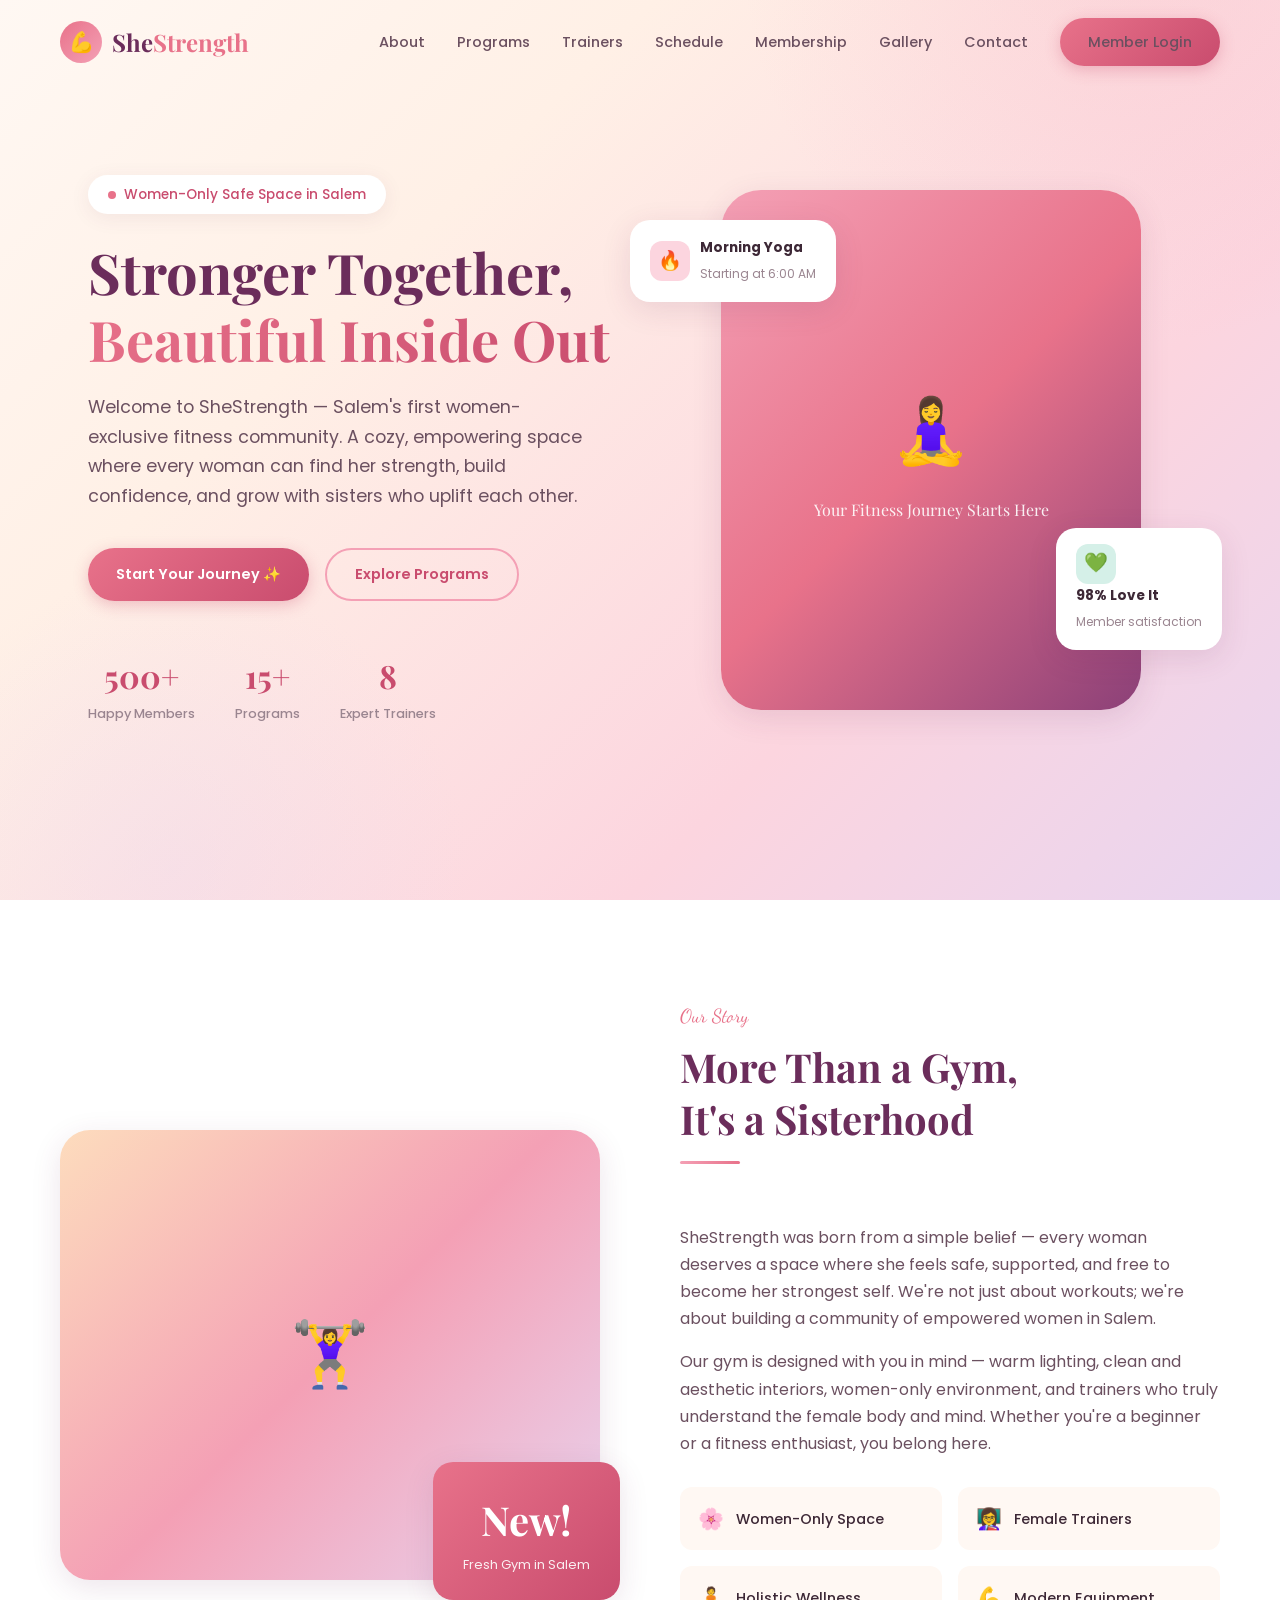
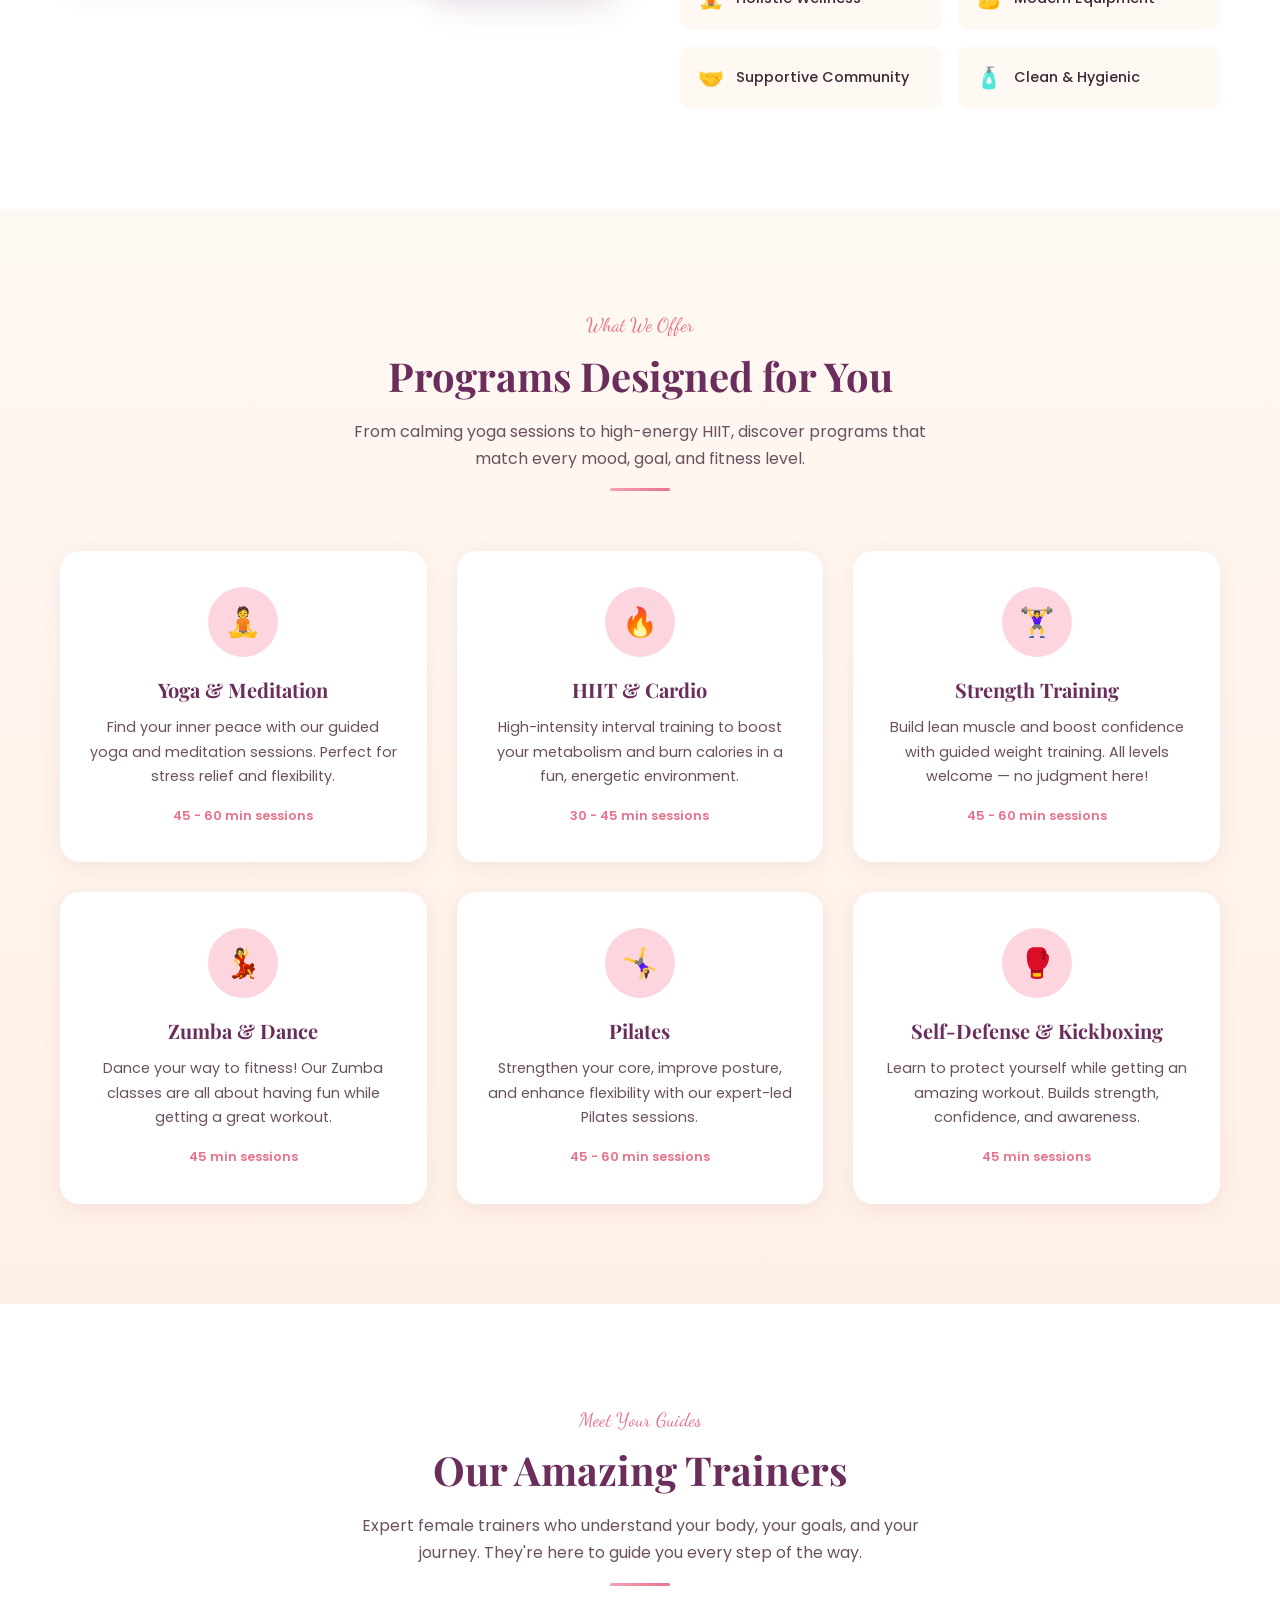
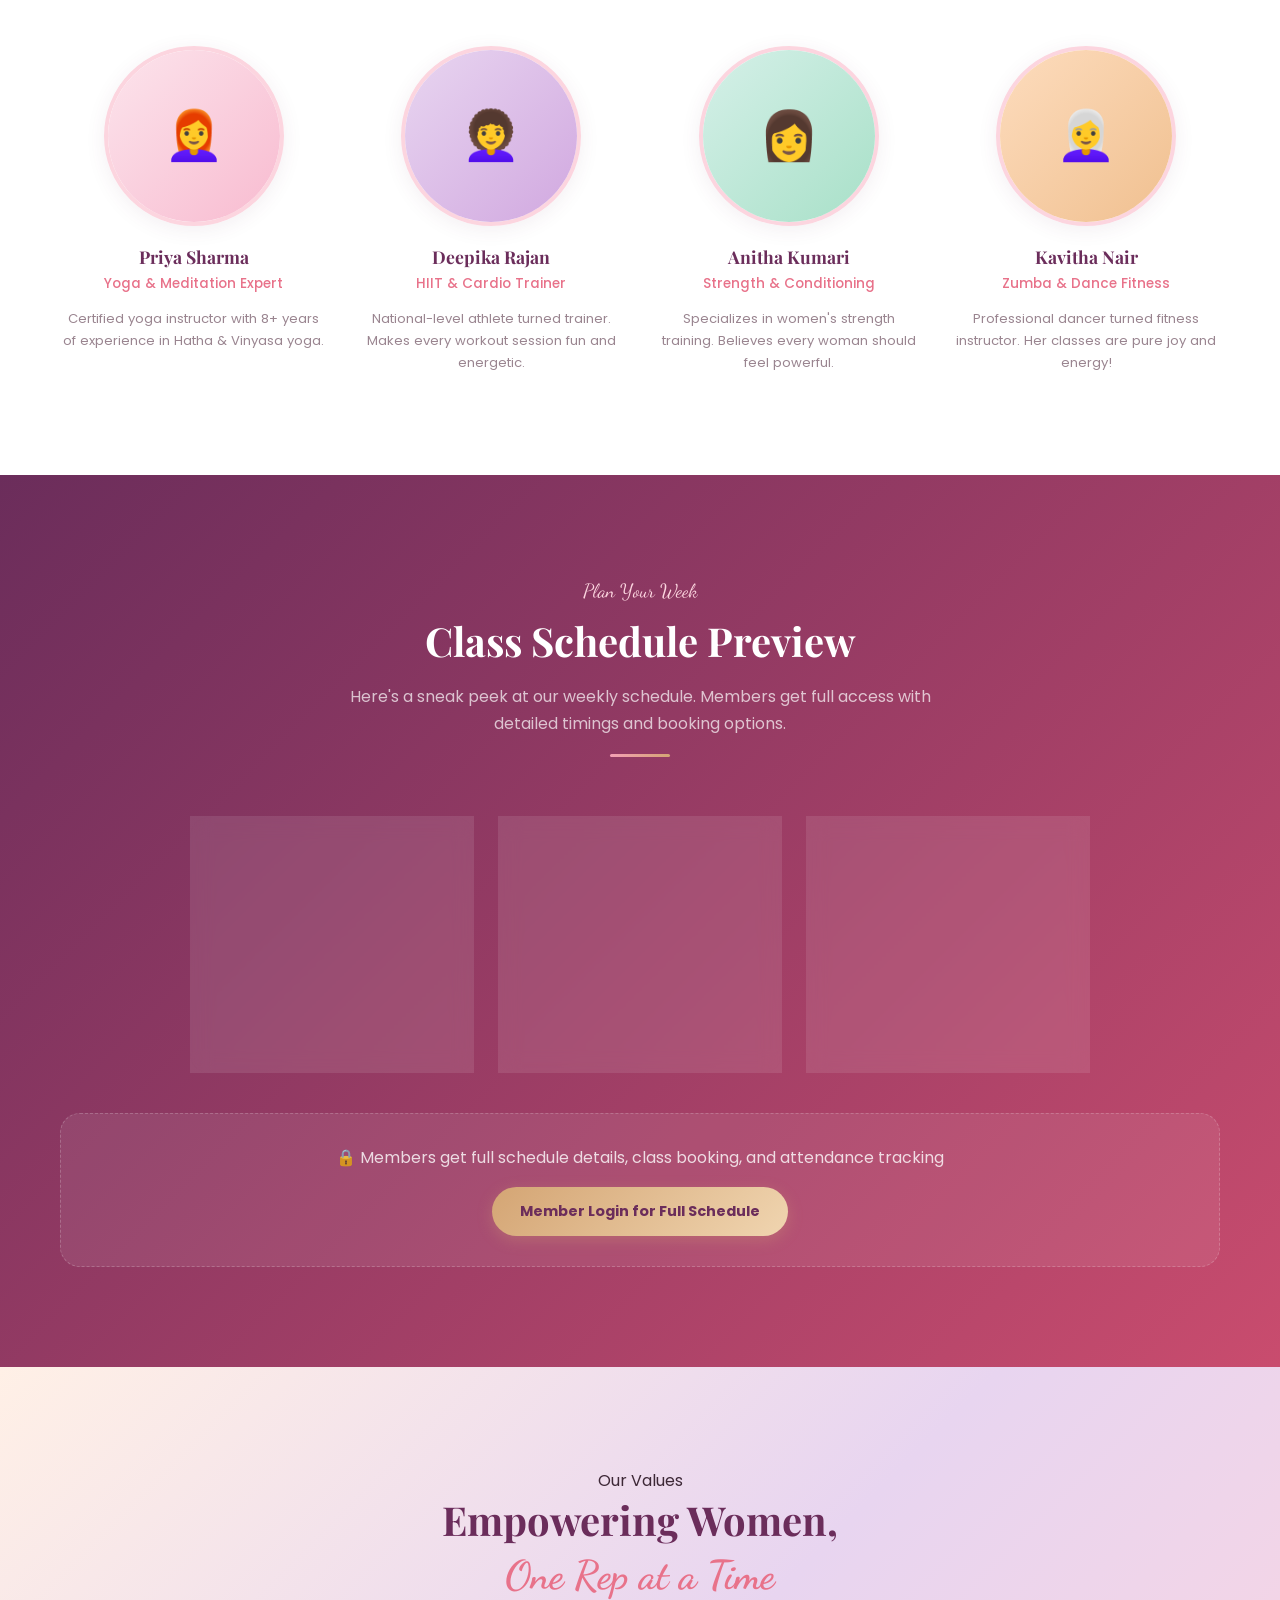
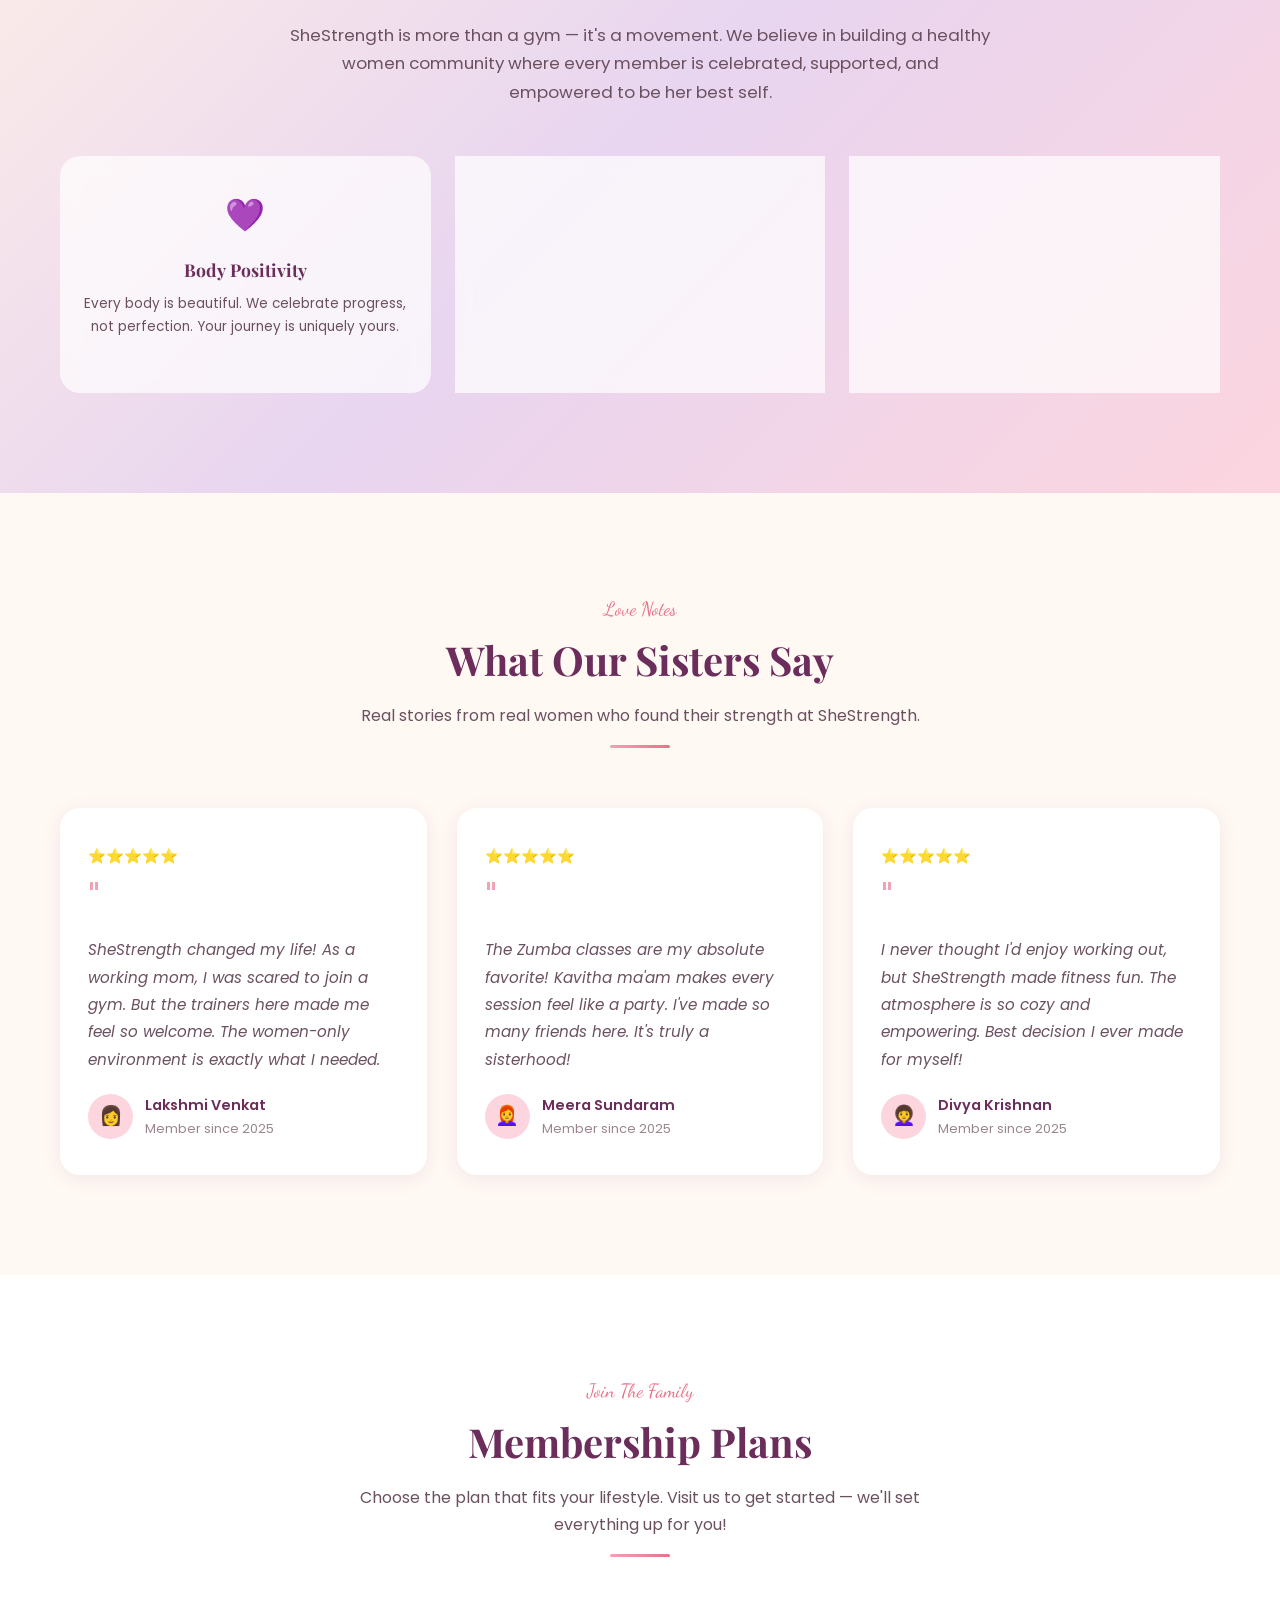
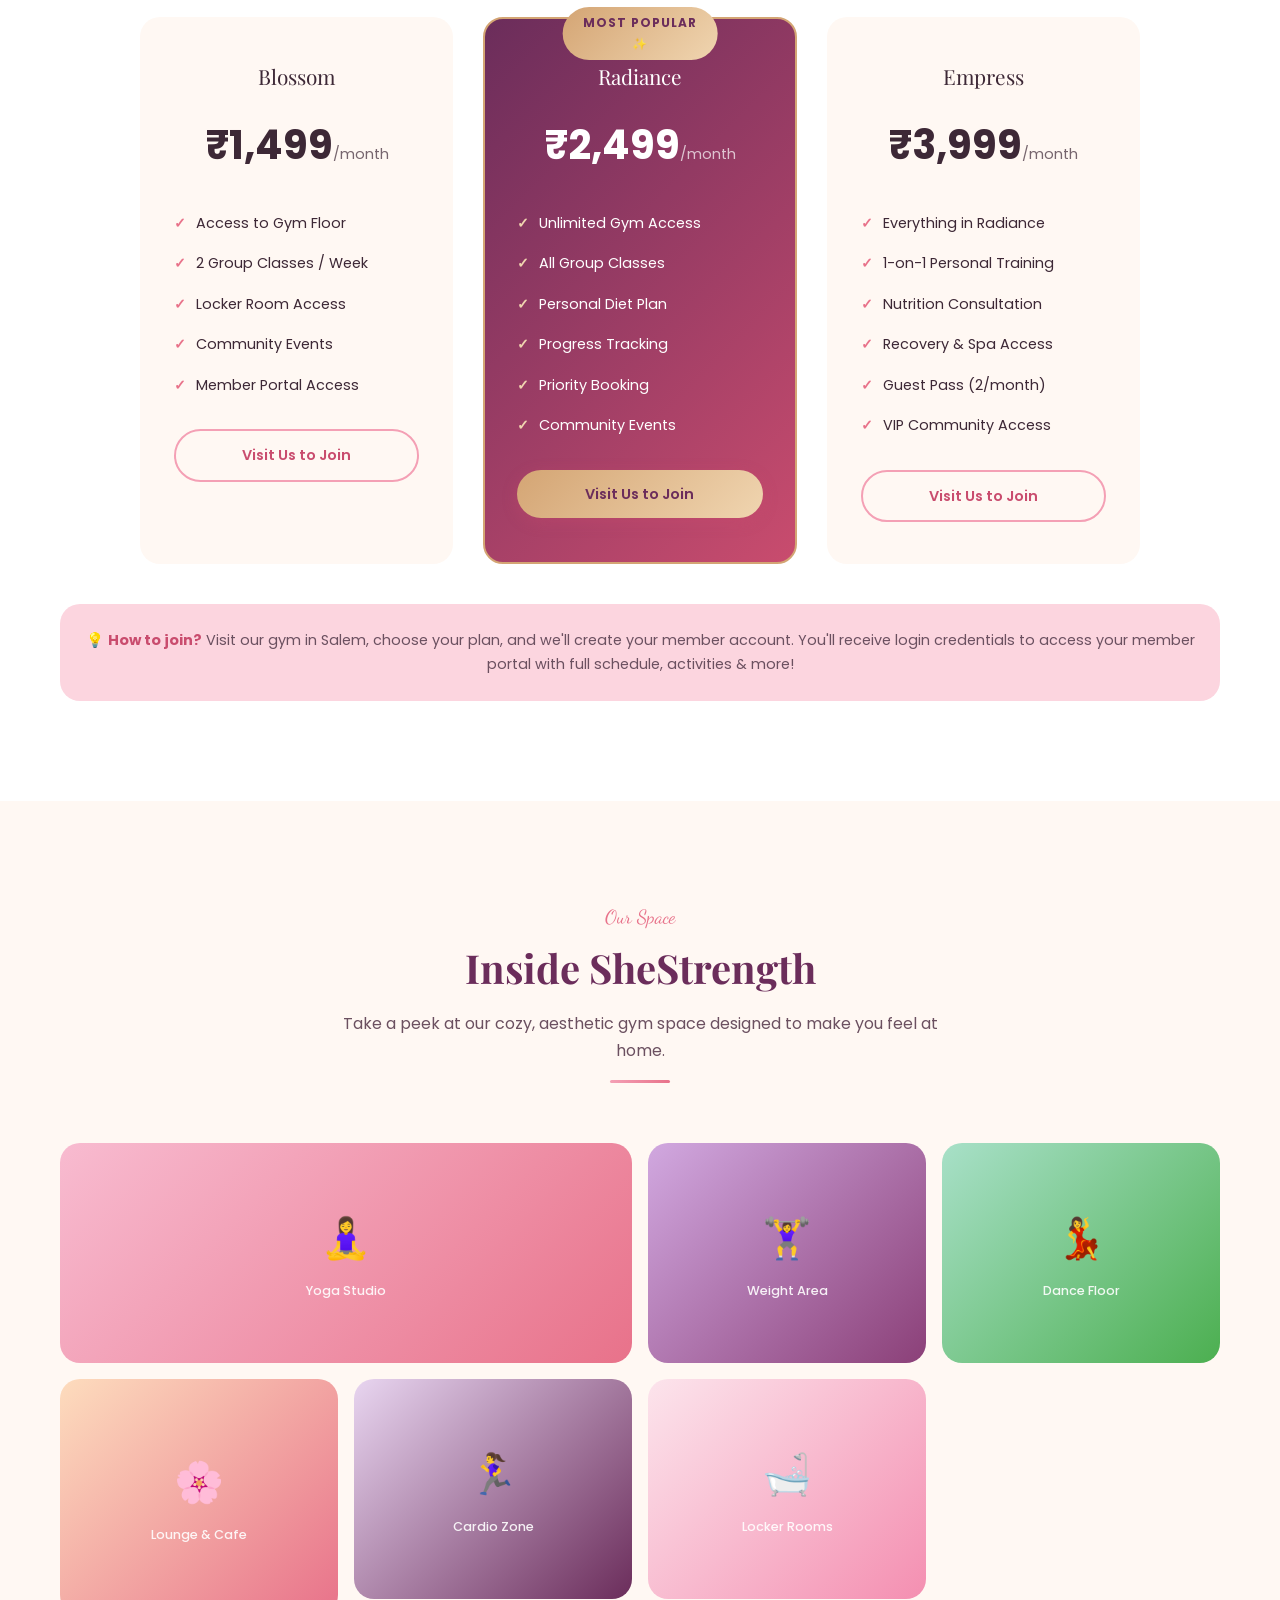
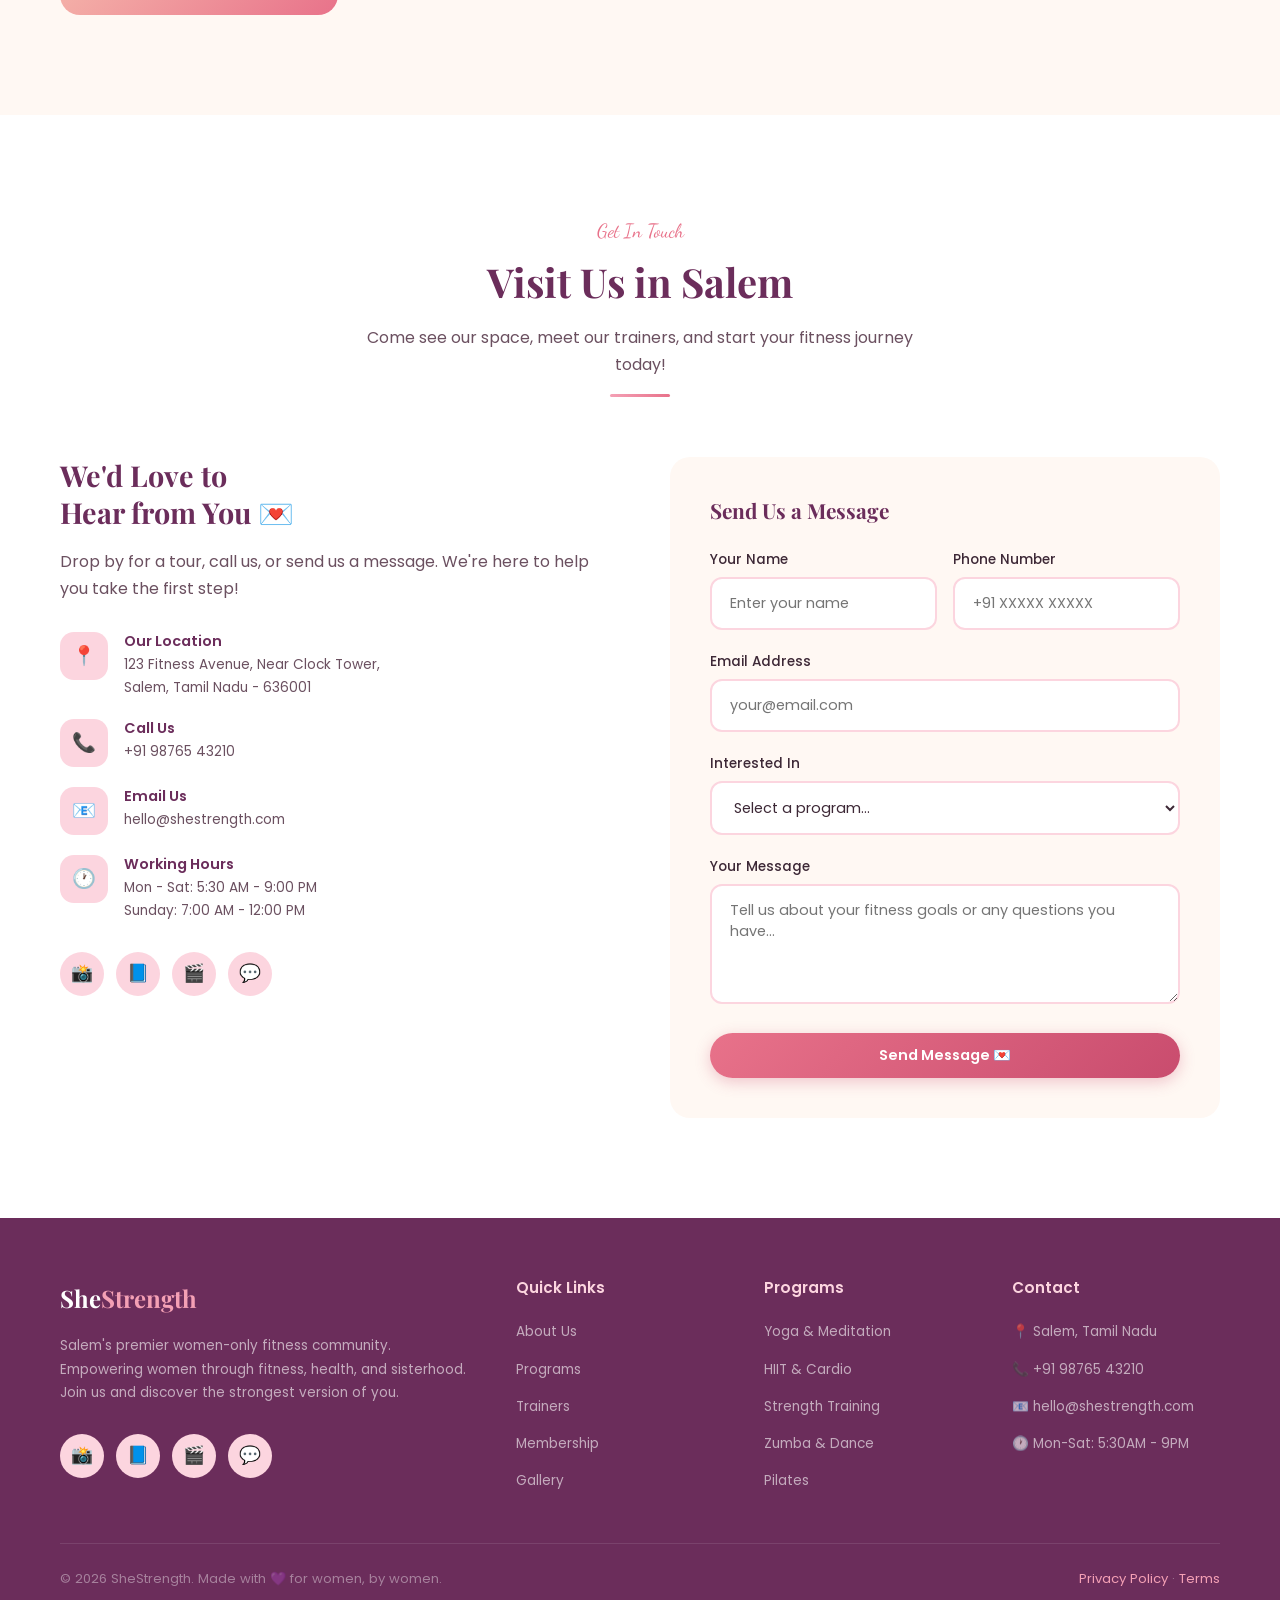
<file: index.html>
<!DOCTYPE html>
<html lang="en">
<head>
  <meta charset="UTF-8">
  <meta name="viewport" content="width=device-width, initial-scale=1.0">
  <title>SheStrength — Women's Fitness Community | Salem</title>
  <meta name="description" content="Salem's premier women-only gym &amp; wellness community. Empowering women through fitness, health, and sisterhood.">
  <link rel="stylesheet" href="css/style.css">
  <link rel="icon" href="data:image/svg+xml,<svg xmlns='http://www.w3.org/2000/svg' viewBox='0 0 100 100'><text y='.9em' font-size='90'>💪</text></svg>">
</head>
<body>

  <!-- ========== NAVIGATION ========== -->
  <nav class="navbar" id="navbar">
    <div class="nav-container">
      <a href="#" class="nav-logo">
        <div class="logo-icon">💪</div>
        <div class="logo-text">She<span>Strength</span></div>
      </a>
      <div class="nav-links" id="navLinks">
        <a href="#about">About</a>
        <a href="#programs">Programs</a>
        <a href="#trainers">Trainers</a>
        <a href="#schedule">Schedule</a>
        <a href="#membership">Membership</a>
        <a href="#gallery">Gallery</a>
        <a href="#contact">Contact</a>
        <a href="login.html" class="btn btn-primary">Member Login</a>
      </div>
      <div class="hamburger" id="hamburger" role="button" tabindex="0" aria-label="Toggle menu">
        <span></span>
        <span></span>
        <span></span>
      </div>
    </div>
  </nav>

  <!-- ========== HERO SECTION ========== -->
  <section class="hero" id="hero">
    <div class="hero-content">
      <div class="hero-text">
        <div class="hero-badge">
          <div class="dot"></div>
          Women-Only Safe Space in Salem
        </div>
        <h1>
          Stronger Together,<br>
          <span class="highlight">Beautiful Inside Out</span>
        </h1>
        <p>
          Welcome to SheStrength — Salem's first women-exclusive fitness community. 
          A cozy, empowering space where every woman can find her strength, 
          build confidence, and grow with sisters who uplift each other.
        </p>
        <div class="hero-buttons">
          <a href="#membership" class="btn btn-primary">Start Your Journey ✨</a>
          <a href="#programs" class="btn btn-outline">Explore Programs</a>
        </div>
        <div class="hero-stats">
          <div class="stat-item">
            <div class="number">500+</div>
            <div class="label">Happy Members</div>
          </div>
          <div class="stat-item">
            <div class="number">15+</div>
            <div class="label">Programs</div>
          </div>
          <div class="stat-item">
            <div class="number">8</div>
            <div class="label">Expert Trainers</div>
          </div>
        </div>
      </div>
      <div class="hero-visual">
        <div class="hero-image-wrapper">
          <div class="hero-image-placeholder">
            🧘‍♀️
            <span>Your Fitness Journey Starts Here</span>
          </div>
        </div>
        <div class="floating-card card-1">
          <div class="card-icon pink">🔥</div>
          <div class="card-info">
            <strong>Morning Yoga</strong>
            <small>Starting at 6:00 AM</small>
          </div>
        </div>
        <div class="floating-card card-2">
          <div class="card-icon mint">💚</div>
          <div class="card-info">
            <strong>98% Love It</strong>
            <small>Member satisfaction</small>
          </div>
        </div>
      </div>
    </div>
  </section>

  <!-- ========== ABOUT SECTION ========== -->
  <section class="section about" id="about">
    <div class="container">
      <div class="about-grid">
        <div class="about-image reveal-left">
          <div class="about-image-main">
            <div class="placeholder">🏋️‍♀️</div>
          </div>
          <div class="about-experience">
            <div class="years">New!</div>
            <div class="text">Fresh Gym in Salem</div>
          </div>
        </div>
        <div class="about-content reveal-right">
          <div class="section-header" style="text-align: left;">
            <div class="tag">Our Story</div>
            <h2>More Than a Gym,<br>It's a Sisterhood</h2>
            <div class="section-divider" style="margin-left: 0;"></div>
          </div>
          <p>
            SheStrength was born from a simple belief — every woman deserves a space 
            where she feels safe, supported, and free to become her strongest self. 
            We're not just about workouts; we're about building a community of 
            empowered women in Salem.
          </p>
          <p>
            Our gym is designed with you in mind — warm lighting, clean and aesthetic 
            interiors, women-only environment, and trainers who truly understand the 
            female body and mind. Whether you're a beginner or a fitness enthusiast, 
            you belong here.
          </p>
          <div class="about-features">
            <div class="about-feature">
              <span class="icon">🌸</span>
              <span>Women-Only Space</span>
            </div>
            <div class="about-feature">
              <span class="icon">👩‍🏫</span>
              <span>Female Trainers</span>
            </div>
            <div class="about-feature">
              <span class="icon">🧘</span>
              <span>Holistic Wellness</span>
            </div>
            <div class="about-feature">
              <span class="icon">💪</span>
              <span>Modern Equipment</span>
            </div>
            <div class="about-feature">
              <span class="icon">🤝</span>
              <span>Supportive Community</span>
            </div>
            <div class="about-feature">
              <span class="icon">🧴</span>
              <span>Clean & Hygienic</span>
            </div>
          </div>
        </div>
      </div>
    </div>
  </section>

  <!-- ========== PROGRAMS SECTION ========== -->
  <section class="section programs" id="programs">
    <div class="container">
      <div class="section-header reveal">
        <div class="tag">What We Offer</div>
        <h2>Programs Designed for You</h2>
        <p>From calming yoga sessions to high-energy HIIT, discover programs that match every mood, goal, and fitness level.</p>
        <div class="section-divider"></div>
      </div>

      <div class="programs-grid">
        <div class="program-card reveal">
          <div class="program-icon">🧘</div>
          <h3>Yoga & Meditation</h3>
          <p>Find your inner peace with our guided yoga and meditation sessions. Perfect for stress relief and flexibility.</p>
          <div class="duration">45 - 60 min sessions</div>
        </div>

        <div class="program-card reveal">
          <div class="program-icon">🔥</div>
          <h3>HIIT & Cardio</h3>
          <p>High-intensity interval training to boost your metabolism and burn calories in a fun, energetic environment.</p>
          <div class="duration">30 - 45 min sessions</div>
        </div>

        <div class="program-card reveal">
          <div class="program-icon">🏋️‍♀️</div>
          <h3>Strength Training</h3>
          <p>Build lean muscle and boost confidence with guided weight training. All levels welcome — no judgment here!</p>
          <div class="duration">45 - 60 min sessions</div>
        </div>

        <div class="program-card reveal">
          <div class="program-icon">💃</div>
          <h3>Zumba & Dance</h3>
          <p>Dance your way to fitness! Our Zumba classes are all about having fun while getting a great workout.</p>
          <div class="duration">45 min sessions</div>
        </div>

        <div class="program-card reveal">
          <div class="program-icon">🤸‍♀️</div>
          <h3>Pilates</h3>
          <p>Strengthen your core, improve posture, and enhance flexibility with our expert-led Pilates sessions.</p>
          <div class="duration">45 - 60 min sessions</div>
        </div>

        <div class="program-card reveal">
          <div class="program-icon">🥊</div>
          <h3>Self-Defense & Kickboxing</h3>
          <p>Learn to protect yourself while getting an amazing workout. Builds strength, confidence, and awareness.</p>
          <div class="duration">45 min sessions</div>
        </div>
      </div>
    </div>
  </section>

  <!-- ========== TRAINERS SECTION ========== -->
  <section class="section trainers" id="trainers">
    <div class="container">
      <div class="section-header reveal">
        <div class="tag">Meet Your Guides</div>
        <h2>Our Amazing Trainers</h2>
        <p>Expert female trainers who understand your body, your goals, and your journey. They're here to guide you every step of the way.</p>
        <div class="section-divider"></div>
      </div>

      <div class="trainers-grid">
        <div class="trainer-card reveal">
          <div class="trainer-avatar">
            <div class="placeholder t1">👩‍🦰</div>
          </div>
          <h3>Priya Sharma</h3>
          <div class="role">Yoga & Meditation Expert</div>
          <div class="bio">Certified yoga instructor with 8+ years of experience in Hatha & Vinyasa yoga.</div>
        </div>

        <div class="trainer-card reveal">
          <div class="trainer-avatar">
            <div class="placeholder t2">👩‍🦱</div>
          </div>
          <h3>Deepika Rajan</h3>
          <div class="role">HIIT & Cardio Trainer</div>
          <div class="bio">National-level athlete turned trainer. Makes every workout session fun and energetic.</div>
        </div>

        <div class="trainer-card reveal">
          <div class="trainer-avatar">
            <div class="placeholder t3">👩</div>
          </div>
          <h3>Anitha Kumari</h3>
          <div class="role">Strength & Conditioning</div>
          <div class="bio">Specializes in women's strength training. Believes every woman should feel powerful.</div>
        </div>

        <div class="trainer-card reveal">
          <div class="trainer-avatar">
            <div class="placeholder t4">👩‍🦳</div>
          </div>
          <h3>Kavitha Nair</h3>
          <div class="role">Zumba & Dance Fitness</div>
          <div class="bio">Professional dancer turned fitness instructor. Her classes are pure joy and energy!</div>
        </div>
      </div>
    </div>
  </section>

  <!-- ========== SCHEDULE PREVIEW ========== -->
  <section class="section schedule" id="schedule">
    <div class="container">
      <div class="section-header reveal">
        <div class="tag">Plan Your Week</div>
        <h2>Class Schedule Preview</h2>
        <p>Here's a sneak peek at our weekly schedule. Members get full access with detailed timings and booking options.</p>
        <div class="section-divider"></div>
      </div>

      <div class="schedule-preview reveal">
        <div class="schedule-day">
          <h4>🌅 Mon - Wed</h4>
          <div class="schedule-item">
            <span>Morning Yoga</span>
            <span class="time">6:00 AM</span>
          </div>
          <div class="schedule-item">
            <span>HIIT Blast</span>
            <span class="time">7:30 AM</span>
          </div>
          <div class="schedule-item">
            <span>Strength Hour</span>
            <span class="time">10:00 AM</span>
          </div>
          <div class="schedule-item">
            <span>Zumba Party</span>
            <span class="time">5:00 PM</span>
          </div>
        </div>

        <div class="schedule-day">
          <h4>☀️ Thu - Fri</h4>
          <div class="schedule-item">
            <span>Power Yoga</span>
            <span class="time">6:00 AM</span>
          </div>
          <div class="schedule-item">
            <span>Pilates Core</span>
            <span class="time">8:00 AM</span>
          </div>
          <div class="schedule-item">
            <span>Cardio Dance</span>
            <span class="time">11:00 AM</span>
          </div>
          <div class="schedule-item">
            <span>Self-Defense</span>
            <span class="time">5:30 PM</span>
          </div>
        </div>

        <div class="schedule-day">
          <h4>🌸 Saturday</h4>
          <div class="schedule-item">
            <span>Sunrise Yoga</span>
            <span class="time">6:30 AM</span>
          </div>
          <div class="schedule-item">
            <span>Full Body HIIT</span>
            <span class="time">8:00 AM</span>
          </div>
          <div class="schedule-item">
            <span>Dance Fitness</span>
            <span class="time">10:00 AM</span>
          </div>
          <div class="schedule-item">
            <span>Open Gym</span>
            <span class="time">All Day</span>
          </div>
        </div>
      </div>

      <div class="schedule-login-prompt reveal">
        <p>🔒 Members get full schedule details, class booking, and attendance tracking</p>
        <a href="login.html" class="btn btn-golden">Member Login for Full Schedule</a>
      </div>
    </div>
  </section>

  <!-- ========== COMMUNITY / EMPOWERMENT ========== -->
  <section class="section community" id="community">
    <div class="container">
      <div class="community-content reveal">
        <div class="tag">Our Values</div>
        <h2>Empowering Women,<br><span class="script-text">One Rep at a Time</span></h2>
        <p>
          SheStrength is more than a gym — it's a movement. We believe in building a 
          healthy women community where every member is celebrated, supported, and 
          empowered to be her best self.
        </p>
      </div>

      <div class="community-values">
        <div class="value-card reveal">
          <div class="icon">💜</div>
          <h3>Body Positivity</h3>
          <p>Every body is beautiful. We celebrate progress, not perfection. Your journey is uniquely yours.</p>
        </div>
        <div class="value-card reveal">
          <div class="icon">🤝</div>
          <h3>Sisterhood</h3>
          <p>Build friendships that last a lifetime. Our community supports you in fitness and in life.</p>
        </div>
        <div class="value-card reveal">
          <div class="icon">🌟</div>
          <h3>Self-Empowerment</h3>
          <p>Discover your inner strength. Every workout is a step toward becoming the strongest version of you.</p>
        </div>
      </div>
    </div>
  </section>

  <!-- ========== TESTIMONIALS ========== -->
  <section class="section testimonials" id="testimonials">
    <div class="container">
      <div class="section-header reveal">
        <div class="tag">Love Notes</div>
        <h2>What Our Sisters Say</h2>
        <p>Real stories from real women who found their strength at SheStrength.</p>
        <div class="section-divider"></div>
      </div>

      <div class="testimonials-grid">
        <div class="testimonial-card reveal">
          <div class="stars">⭐⭐⭐⭐⭐</div>
          <div class="quote-icon">"</div>
          <p>SheStrength changed my life! As a working mom, I was scared to join a gym. But the trainers here made me feel so welcome. The women-only environment is exactly what I needed.</p>
          <div class="testimonial-author">
            <div class="avatar">👩</div>
            <div>
              <div class="name">Lakshmi Venkat</div>
              <div class="membership">Member since 2025</div>
            </div>
          </div>
        </div>

        <div class="testimonial-card reveal">
          <div class="stars">⭐⭐⭐⭐⭐</div>
          <div class="quote-icon">"</div>
          <p>The Zumba classes are my absolute favorite! Kavitha ma'am makes every session feel like a party. I've made so many friends here. It's truly a sisterhood!</p>
          <div class="testimonial-author">
            <div class="avatar">👩‍🦰</div>
            <div>
              <div class="name">Meera Sundaram</div>
              <div class="membership">Member since 2025</div>
            </div>
          </div>
        </div>

        <div class="testimonial-card reveal">
          <div class="stars">⭐⭐⭐⭐⭐</div>
          <div class="quote-icon">"</div>
          <p>I never thought I'd enjoy working out, but SheStrength made fitness fun. The atmosphere is so cozy and empowering. Best decision I ever made for myself!</p>
          <div class="testimonial-author">
            <div class="avatar">👩‍🦱</div>
            <div>
              <div class="name">Divya Krishnan</div>
              <div class="membership">Member since 2025</div>
            </div>
          </div>
        </div>
      </div>
    </div>
  </section>

  <!-- ========== MEMBERSHIP PLANS ========== -->
  <section class="section membership" id="membership">
    <div class="container">
      <div class="section-header reveal">
        <div class="tag">Join The Family</div>
        <h2>Membership Plans</h2>
        <p>Choose the plan that fits your lifestyle. Visit us to get started — we'll set everything up for you!</p>
        <div class="section-divider"></div>
      </div>

      <div class="plans-grid">
        <div class="plan-card reveal">
          <div class="plan-name">Blossom</div>
          <div class="plan-price">₹1,499<small>/month</small></div>
          <ul class="plan-features">
            <li><span class="check">✓</span> Access to Gym Floor</li>
            <li><span class="check">✓</span> 2 Group Classes / Week</li>
            <li><span class="check">✓</span> Locker Room Access</li>
            <li><span class="check">✓</span> Community Events</li>
            <li><span class="check">✓</span> Member Portal Access</li>
          </ul>
          <a href="#contact" class="btn btn-outline" style="width: 100%; justify-content: center;">Visit Us to Join</a>
        </div>

        <div class="plan-card popular reveal">
          <div class="popular-badge">Most Popular ✨</div>
          <div class="plan-name">Radiance</div>
          <div class="plan-price">₹2,499<small>/month</small></div>
          <ul class="plan-features">
            <li><span class="check">✓</span> Unlimited Gym Access</li>
            <li><span class="check">✓</span> All Group Classes</li>
            <li><span class="check">✓</span> Personal Diet Plan</li>
            <li><span class="check">✓</span> Progress Tracking</li>
            <li><span class="check">✓</span> Priority Booking</li>
            <li><span class="check">✓</span> Community Events</li>
          </ul>
          <a href="#contact" class="btn btn-primary" style="width: 100%; justify-content: center; background: linear-gradient(135deg, var(--gold), var(--gold-light)); color: var(--plum);">Visit Us to Join</a>
        </div>

        <div class="plan-card reveal">
          <div class="plan-name">Empress</div>
          <div class="plan-price">₹3,999<small>/month</small></div>
          <ul class="plan-features">
            <li><span class="check">✓</span> Everything in Radiance</li>
            <li><span class="check">✓</span> 1-on-1 Personal Training</li>
            <li><span class="check">✓</span> Nutrition Consultation</li>
            <li><span class="check">✓</span> Recovery & Spa Access</li>
            <li><span class="check">✓</span> Guest Pass (2/month)</li>
            <li><span class="check">✓</span> VIP Community Access</li>
          </ul>
          <a href="#contact" class="btn btn-outline" style="width: 100%; justify-content: center;">Visit Us to Join</a>
        </div>
      </div>

      <div class="plan-note reveal">
        💡 <strong>How to join?</strong> Visit our gym in Salem, choose your plan, and we'll create your member account. 
        You'll receive login credentials to access your member portal with full schedule, activities & more!
      </div>
    </div>
  </section>

  <!-- ========== GALLERY ========== -->
  <section class="section gallery" id="gallery">
    <div class="container">
      <div class="section-header reveal">
        <div class="tag">Our Space</div>
        <h2>Inside SheStrength</h2>
        <p>Take a peek at our cozy, aesthetic gym space designed to make you feel at home.</p>
        <div class="section-divider"></div>
      </div>

      <div class="gallery-grid reveal">
        <div class="gallery-item">
          <div class="placeholder">🧘‍♀️<span>Yoga Studio</span></div>
          <div class="gallery-overlay">Our serene yoga studio</div>
        </div>
        <div class="gallery-item">
          <div class="placeholder">🏋️‍♀️<span>Weight Area</span></div>
          <div class="gallery-overlay">Modern weight training zone</div>
        </div>
        <div class="gallery-item">
          <div class="placeholder">💃<span>Dance Floor</span></div>
          <div class="gallery-overlay">Zumba & dance studio</div>
        </div>
        <div class="gallery-item">
          <div class="placeholder">🌸<span>Lounge & Cafe</span></div>
          <div class="gallery-overlay">Relax in our cozy lounge</div>
        </div>
        <div class="gallery-item">
          <div class="placeholder">🏃‍♀️<span>Cardio Zone</span></div>
          <div class="gallery-overlay">State-of-the-art cardio</div>
        </div>
        <div class="gallery-item">
          <div class="placeholder">🛁<span>Locker Rooms</span></div>
          <div class="gallery-overlay">Clean & aesthetic lockers</div>
        </div>
      </div>
    </div>
  </section>

  <!-- ========== CONTACT ========== -->
  <section class="section contact" id="contact">
    <div class="container">
      <div class="section-header reveal">
        <div class="tag">Get In Touch</div>
        <h2>Visit Us in Salem</h2>
        <p>Come see our space, meet our trainers, and start your fitness journey today!</p>
        <div class="section-divider"></div>
      </div>

      <div class="contact-grid">
        <div class="contact-info reveal-left">
          <h3>We'd Love to<br>Hear from You 💌</h3>
          <p>Drop by for a tour, call us, or send us a message. We're here to help you take the first step!</p>

          <div class="contact-details">
            <div class="contact-item">
              <div class="icon">📍</div>
              <div class="info">
                <h4>Our Location</h4>
                <p>123 Fitness Avenue, Near Clock Tower,<br>Salem, Tamil Nadu - 636001</p>
              </div>
            </div>
            <div class="contact-item">
              <div class="icon">📞</div>
              <div class="info">
                <h4>Call Us</h4>
                <p>+91 98765 43210</p>
              </div>
            </div>
            <div class="contact-item">
              <div class="icon">📧</div>
              <div class="info">
                <h4>Email Us</h4>
                <p>hello@shestrength.com</p>
              </div>
            </div>
            <div class="contact-item">
              <div class="icon">🕐</div>
              <div class="info">
                <h4>Working Hours</h4>
                <p>Mon - Sat: 5:30 AM - 9:00 PM<br>Sunday: 7:00 AM - 12:00 PM</p>
              </div>
            </div>
          </div>

          <div class="social-links">
            <a href="#" class="social-link" aria-label="Instagram">📸</a>
            <a href="#" class="social-link" aria-label="Facebook">📘</a>
            <a href="#" class="social-link" aria-label="YouTube">🎬</a>
            <a href="#" class="social-link" aria-label="WhatsApp">💬</a>
          </div>
        </div>

        <div class="contact-form reveal-right">
          <h3 style="font-size: 1.3rem; color: var(--plum); margin-bottom: 24px;">Send Us a Message</h3>
          <form id="contactForm" onsubmit="return handleContactForm(event)">
            <div class="form-row">
              <div class="form-group">
                <label for="name">Your Name</label>
                <input type="text" id="name" placeholder="Enter your name" required>
              </div>
              <div class="form-group">
                <label for="phone">Phone Number</label>
                <input type="tel" id="phone" placeholder="+91 XXXXX XXXXX" required>
              </div>
            </div>
            <div class="form-group">
              <label for="email">Email Address</label>
              <input type="email" id="email" placeholder="your@email.com">
            </div>
            <div class="form-group">
              <label for="interest">Interested In</label>
              <select id="interest">
                <option value="">Select a program...</option>
                <option value="yoga">Yoga & Meditation</option>
                <option value="hiit">HIIT & Cardio</option>
                <option value="strength">Strength Training</option>
                <option value="zumba">Zumba & Dance</option>
                <option value="pilates">Pilates</option>
                <option value="selfdefense">Self-Defense</option>
                <option value="general">General Membership</option>
              </select>
            </div>
            <div class="form-group">
              <label for="message">Your Message</label>
              <textarea id="message" placeholder="Tell us about your fitness goals or any questions you have..."></textarea>
            </div>
            <button type="submit" class="btn btn-primary" style="width: 100%; justify-content: center;">
              Send Message 💌
            </button>
          </form>
        </div>
      </div>
    </div>
  </section>

  <!-- ========== FOOTER ========== -->
  <footer class="footer">
    <div class="container">
      <div class="footer-grid">
        <div class="footer-brand">
          <div class="logo-text">She<span>Strength</span></div>
          <p>Salem's premier women-only fitness community. Empowering women through fitness, health, and sisterhood. Join us and discover the strongest version of you.</p>
          <div class="social-links">
            <a href="#" class="social-link" aria-label="Instagram">📸</a>
            <a href="#" class="social-link" aria-label="Facebook">📘</a>
            <a href="#" class="social-link" aria-label="YouTube">🎬</a>
            <a href="#" class="social-link" aria-label="WhatsApp">💬</a>
          </div>
        </div>

        <div>
          <h4>Quick Links</h4>
          <ul>
            <li><a href="#about">About Us</a></li>
            <li><a href="#programs">Programs</a></li>
            <li><a href="#trainers">Trainers</a></li>
            <li><a href="#membership">Membership</a></li>
            <li><a href="#gallery">Gallery</a></li>
          </ul>
        </div>

        <div>
          <h4>Programs</h4>
          <ul>
            <li><a href="#programs">Yoga & Meditation</a></li>
            <li><a href="#programs">HIIT & Cardio</a></li>
            <li><a href="#programs">Strength Training</a></li>
            <li><a href="#programs">Zumba & Dance</a></li>
            <li><a href="#programs">Pilates</a></li>
          </ul>
        </div>

        <div>
          <h4>Contact</h4>
          <ul>
            <li><a href="#">📍 Salem, Tamil Nadu</a></li>
            <li><a href="#">📞 +91 98765 43210</a></li>
            <li><a href="#">📧 hello@shestrength.com</a></li>
            <li><a href="#">🕐 Mon-Sat: 5:30AM - 9PM</a></li>
          </ul>
        </div>
      </div>

      <div class="footer-bottom">
        <p>© 2026 SheStrength. Made with 💜 for women, by women.</p>
        <p>
          <a href="#">Privacy Policy</a> · <a href="#">Terms</a>
        </p>
      </div>
    </div>
  </footer>

  <script src="js/main.js?v=20260310-8"></script>
</body>
</html>
</file>
<file: css/style.css>
/* ============================================
   SheStrength - Women's Gym Salem
   Aesthetic & Cozy Design System
   ============================================ */

@import url('https://fonts.googleapis.com/css2?family=Playfair+Display:ital,wght@0,400;0,500;0,600;0,700;1,400;1,500&family=Poppins:wght@300;400;500;600;700&family=Dancing+Script:wght@400;500;600;700&display=swap');

/* === CSS Variables === */
:root {
  --blush: #F4A0B5;
  --blush-light: #FCD5DF;
  --rose: #E8728A;
  --rose-deep: #C94C6E;
  --cream: #FFF8F3;
  --cream-warm: #FFF0E6;
  --peach: #FDDCBD;
  --plum: #6B2D5B;
  --plum-light: #8B4078;
  --gold: #D4A574;
  --gold-light: #F0D5B0;
  --white: #FFFFFF;
  --text-dark: #3D2836;
  --text-medium: #6B5060;
  --text-light: #9A8590;
  --lavender: #E8D5F0;
  --mint: #D5F0E8;
  --shadow-soft: 0 4px 20px rgba(107, 45, 91, 0.08);
  --shadow-medium: 0 8px 30px rgba(107, 45, 91, 0.12);
  --shadow-hover: 0 12px 40px rgba(107, 45, 91, 0.18);
  --radius-sm: 12px;
  --radius-md: 20px;
  --radius-lg: 30px;
  --radius-xl: 40px;
  --transition: all 0.4s cubic-bezier(0.25, 0.46, 0.45, 0.94);
}

/* === Reset & Base === */
*,
*::before,
*::after {
  margin: 0;
  padding: 0;
  box-sizing: border-box;
}

html {
  scroll-behavior: smooth;
  font-size: 16px;
}

body {
  font-family: 'Poppins', sans-serif;
  color: var(--text-dark);
  background: var(--cream);
  line-height: 1.7;
  overflow-x: hidden;
}

h1, h2, h3, h4 {
  font-family: 'Playfair Display', serif;
  line-height: 1.3;
}

a {
  text-decoration: none;
  color: inherit;
}

ul {
  list-style: none;
}

img {
  max-width: 100%;
  display: block;
}

.container {
  max-width: 1200px;
  margin: 0 auto;
  padding: 0 20px;
}

/* === Decorative Script Font === */
.script-text {
  font-family: 'Dancing Script', cursive;
  color: var(--rose);
}

/* ============================================
   NAVIGATION
   ============================================ */
.navbar {
  position: fixed;
  top: 0;
  left: 0;
  right: 0;
  z-index: 1000;
  padding: 18px 0;
  transition: var(--transition);
}

.navbar.scrolled {
  background: rgba(255, 248, 243, 0.95);
  backdrop-filter: blur(20px);
  padding: 12px 0;
  box-shadow: var(--shadow-soft);
}

.nav-container {
  max-width: 1200px;
  margin: 0 auto;
  padding: 0 20px;
  display: flex;
  justify-content: space-between;
  align-items: center;
}

.nav-logo {
  display: flex;
  align-items: center;
  gap: 10px;
}

.nav-logo .logo-icon {
  width: 42px;
  height: 42px;
  background: linear-gradient(135deg, var(--rose), var(--blush));
  border-radius: 50%;
  display: flex;
  align-items: center;
  justify-content: center;
  font-size: 20px;
}

.nav-logo .logo-text {
  font-family: 'Playfair Display', serif;
  font-size: 1.5rem;
  font-weight: 700;
  color: var(--plum);
}

.nav-logo .logo-text span {
  color: var(--rose);
}

.nav-links {
  display: flex;
  align-items: center;
  gap: 32px;
}

.nav-links a {
  font-size: 0.9rem;
  font-weight: 500;
  color: var(--text-medium);
  position: relative;
  transition: var(--transition);
}

.nav-links a::after {
  content: '';
  position: absolute;
  bottom: -4px;
  left: 0;
  width: 0;
  height: 2px;
  background: linear-gradient(90deg, var(--rose), var(--blush));
  border-radius: 2px;
  transition: var(--transition);
}

.nav-links a:hover {
  color: var(--rose-deep);
}

.nav-links a:hover::after {
  width: 100%;
}

.btn {
  display: inline-flex;
  align-items: center;
  gap: 8px;
  padding: 12px 28px;
  border-radius: var(--radius-lg);
  font-family: 'Poppins', sans-serif;
  font-size: 0.9rem;
  font-weight: 600;
  border: none;
  cursor: pointer;
  transition: var(--transition);
}

.btn-primary {
  background: linear-gradient(135deg, var(--rose), var(--rose-deep));
  color: var(--white);
  box-shadow: 0 4px 15px rgba(201, 76, 110, 0.3);
}

.btn-primary:hover {
  transform: translateY(-2px);
  box-shadow: 0 8px 25px rgba(201, 76, 110, 0.4);
}

.btn-outline {
  background: transparent;
  color: var(--rose-deep);
  border: 2px solid var(--blush);
}

.btn-outline:hover {
  background: var(--blush-light);
  border-color: var(--rose);
}

.btn-soft {
  background: var(--blush-light);
  color: var(--rose-deep);
}

.btn-soft:hover {
  background: var(--blush);
  color: var(--white);
}

/* Hamburger */
.hamburger {
  display: none;
  flex-direction: column;
  gap: 5px;
  cursor: pointer;
  padding: 5px;
}

.hamburger span {
  width: 25px;
  height: 2.5px;
  background: var(--plum);
  border-radius: 2px;
  transition: var(--transition);
}

/* ============================================
   HERO SECTION
   ============================================ */
.hero {
  min-height: 100vh;
  display: flex;
  align-items: center;
  position: relative;
  overflow: hidden;
  background: linear-gradient(135deg, var(--cream) 0%, var(--cream-warm) 30%, var(--blush-light) 70%, var(--lavender) 100%);
}

.hero::before {
  content: '';
  position: absolute;
  top: -50%;
  right: -20%;
  width: 800px;
  height: 800px;
  background: radial-gradient(circle, rgba(244, 160, 181, 0.2) 0%, transparent 70%);
  border-radius: 50%;
  animation: float 8s ease-in-out infinite;
}

.hero::after {
  content: '';
  position: absolute;
  bottom: -30%;
  left: -10%;
  width: 600px;
  height: 600px;
  background: radial-gradient(circle, rgba(232, 213, 240, 0.3) 0%, transparent 70%);
  border-radius: 50%;
  animation: float 10s ease-in-out infinite reverse;
}

@keyframes float {
  0%, 100% { transform: translateY(0px) rotate(0deg); }
  50% { transform: translateY(-30px) rotate(5deg); }
}

.hero-content {
  position: relative;
  z-index: 2;
  max-width: 1200px;
  margin: 0 auto;
  padding: 0 20px;
  display: grid;
  grid-template-columns: 1fr 1fr;
  gap: 60px;
  align-items: center;
}

.hero-text {
  animation: fadeInUp 1s ease-out;
}

.hero-badge {
  display: inline-flex;
  align-items: center;
  gap: 8px;
  background: var(--white);
  padding: 8px 20px;
  border-radius: var(--radius-lg);
  font-size: 0.85rem;
  font-weight: 500;
  color: var(--rose-deep);
  box-shadow: var(--shadow-soft);
  margin-bottom: 24px;
}

.hero-badge .dot {
  width: 8px;
  height: 8px;
  background: var(--rose);
  border-radius: 50%;
  animation: pulse 2s infinite;
}

@keyframes pulse {
  0%, 100% { opacity: 1; transform: scale(1); }
  50% { opacity: 0.5; transform: scale(1.5); }
}

.hero h1 {
  font-size: 3.5rem;
  color: var(--plum);
  margin-bottom: 20px;
  line-height: 1.2;
}

.hero h1 .highlight {
  background: linear-gradient(135deg, var(--rose), var(--rose-deep));
  -webkit-background-clip: text;
  -webkit-text-fill-color: transparent;
  background-clip: text;
}

.hero p {
  font-size: 1.1rem;
  color: var(--text-medium);
  margin-bottom: 36px;
  max-width: 500px;
}

.hero-buttons {
  display: flex;
  gap: 16px;
  flex-wrap: wrap;
}

.hero-stats {
  display: flex;
  gap: 40px;
  margin-top: 48px;
}

.stat-item {
  text-align: center;
}

.stat-item .number {
  font-family: 'Playfair Display', serif;
  font-size: 2rem;
  font-weight: 700;
  color: var(--rose-deep);
}

.stat-item .label {
  font-size: 0.8rem;
  color: var(--text-light);
  font-weight: 500;
}

.hero-visual {
  position: relative;
  display: flex;
  justify-content: center;
  animation: fadeInRight 1s ease-out 0.3s both;
}

.hero-image-wrapper {
  position: relative;
  width: 420px;
  height: 520px;
  border-radius: var(--radius-xl);
  overflow: hidden;
  box-shadow: var(--shadow-medium);
}

.hero-image-wrapper img {
  width: 100%;
  height: 100%;
  object-fit: cover;
}

.hero-image-placeholder {
  width: 100%;
  height: 100%;
  background: linear-gradient(135deg, var(--blush) 0%, var(--rose) 50%, var(--plum-light) 100%);
  display: flex;
  flex-direction: column;
  align-items: center;
  justify-content: center;
  color: var(--white);
  font-size: 4rem;
}

.hero-image-placeholder span {
  font-family: 'Playfair Display', serif;
  font-size: 1rem;
  margin-top: 10px;
  opacity: 0.9;
}

.floating-card {
  position: absolute;
  background: var(--white);
  padding: 16px 20px;
  border-radius: var(--radius-md);
  box-shadow: var(--shadow-medium);
  animation: floatCard 4s ease-in-out infinite;
}

.floating-card.card-1 {
  top: 30px;
  left: -40px;
  display: flex;
  align-items: center;
  gap: 10px;
}

.floating-card.card-2 {
  bottom: 60px;
  right: -30px;
  animation-delay: 2s;
}

.floating-card .card-icon {
  width: 40px;
  height: 40px;
  border-radius: 12px;
  display: flex;
  align-items: center;
  justify-content: center;
  font-size: 1.2rem;
}

.floating-card .card-icon.pink {
  background: var(--blush-light);
}

.floating-card .card-icon.mint {
  background: var(--mint);
}

.floating-card .card-info strong {
  font-size: 0.85rem;
  display: block;
}

.floating-card .card-info small {
  color: var(--text-light);
  font-size: 0.75rem;
}

@keyframes floatCard {
  0%, 100% { transform: translateY(0px); }
  50% { transform: translateY(-10px); }
}

@keyframes fadeInUp {
  from { opacity: 0; transform: translateY(30px); }
  to { opacity: 1; transform: translateY(0); }
}

@keyframes fadeInRight {
  from { opacity: 0; transform: translateX(30px); }
  to { opacity: 1; transform: translateX(0); }
}

/* ============================================
   SECTION COMMON
   ============================================ */
.section {
  padding: 100px 0;
}

.section-header {
  text-align: center;
  margin-bottom: 60px;
}

.section-header .tag {
  display: inline-block;
  font-family: 'Dancing Script', cursive;
  font-size: 1.2rem;
  color: var(--rose);
  margin-bottom: 8px;
}

.section-header h2 {
  font-size: 2.5rem;
  color: var(--plum);
  margin-bottom: 16px;
}

.section-header p {
  color: var(--text-medium);
  max-width: 600px;
  margin: 0 auto;
  font-size: 1rem;
}

.section-divider {
  width: 60px;
  height: 3px;
  background: linear-gradient(90deg, var(--blush), var(--rose));
  border-radius: 3px;
  margin: 16px auto 0;
}

/* ============================================
   ABOUT SECTION
   ============================================ */
.about {
  background: var(--white);
}

.about-grid {
  display: grid;
  grid-template-columns: 1fr 1fr;
  gap: 80px;
  align-items: center;
}

.about-image {
  position: relative;
}

.about-image-main {
  width: 100%;
  height: 450px;
  border-radius: var(--radius-lg);
  overflow: hidden;
  box-shadow: var(--shadow-medium);
}

.about-image-main .placeholder {
  width: 100%;
  height: 100%;
  background: linear-gradient(135deg, var(--peach), var(--blush), var(--lavender));
  display: flex;
  align-items: center;
  justify-content: center;
  font-size: 4rem;
}

.about-experience {
  position: absolute;
  bottom: -20px;
  right: -20px;
  background: linear-gradient(135deg, var(--rose), var(--rose-deep));
  color: var(--white);
  padding: 24px 30px;
  border-radius: var(--radius-md);
  text-align: center;
  box-shadow: var(--shadow-medium);
}

.about-experience .years {
  font-family: 'Playfair Display', serif;
  font-size: 2.5rem;
  font-weight: 700;
}

.about-experience .text {
  font-size: 0.8rem;
  opacity: 0.9;
}

.about-content h3 {
  font-size: 2rem;
  color: var(--plum);
  margin-bottom: 20px;
}

.about-content p {
  color: var(--text-medium);
  margin-bottom: 16px;
}

.about-features {
  display: grid;
  grid-template-columns: 1fr 1fr;
  gap: 16px;
  margin-top: 30px;
}

.about-feature {
  display: flex;
  align-items: center;
  gap: 12px;
  padding: 14px 18px;
  background: var(--cream);
  border-radius: var(--radius-sm);
  transition: var(--transition);
}

.about-feature:hover {
  background: var(--blush-light);
  transform: translateX(5px);
}

.about-feature .icon {
  font-size: 1.3rem;
}

.about-feature span {
  font-weight: 500;
  font-size: 0.9rem;
  color: var(--text-dark);
}

/* ============================================
   PROGRAMS SECTION
   ============================================ */
.programs {
  background: linear-gradient(180deg, var(--cream) 0%, var(--cream-warm) 100%);
}

.programs-grid {
  display: grid;
  grid-template-columns: repeat(3, 1fr);
  gap: 30px;
}

.program-card {
  background: var(--white);
  border-radius: var(--radius-md);
  padding: 36px 28px;
  text-align: center;
  box-shadow: var(--shadow-soft);
  transition: var(--transition);
  position: relative;
  overflow: hidden;
}

.program-card::before {
  content: '';
  position: absolute;
  top: 0;
  left: 0;
  right: 0;
  height: 4px;
  background: linear-gradient(90deg, var(--blush), var(--rose));
  transform: scaleX(0);
  transition: var(--transition);
}

.program-card:hover {
  transform: translateY(-8px);
  box-shadow: var(--shadow-hover);
}

.program-card:hover::before {
  transform: scaleX(1);
}

.program-icon {
  width: 70px;
  height: 70px;
  margin: 0 auto 20px;
  border-radius: 50%;
  display: flex;
  align-items: center;
  justify-content: center;
  font-size: 1.8rem;
  background: var(--blush-light);
  transition: var(--transition);
}

.program-card:hover .program-icon {
  background: linear-gradient(135deg, var(--rose), var(--blush));
  transform: scale(1.1);
}

.program-card h3 {
  font-size: 1.25rem;
  color: var(--plum);
  margin-bottom: 12px;
}

.program-card p {
  color: var(--text-medium);
  font-size: 0.9rem;
  margin-bottom: 16px;
}

.program-card .duration {
  font-size: 0.8rem;
  color: var(--rose);
  font-weight: 600;
}

/* ============================================
   TRAINERS SECTION
   ============================================ */
.trainers {
  background: var(--white);
}

.trainers-grid {
  display: grid;
  grid-template-columns: repeat(4, 1fr);
  gap: 30px;
}

.trainer-card {
  text-align: center;
  transition: var(--transition);
}

.trainer-card:hover {
  transform: translateY(-5px);
}

.trainer-avatar {
  width: 180px;
  height: 180px;
  margin: 0 auto 20px;
  border-radius: 50%;
  overflow: hidden;
  border: 4px solid var(--blush-light);
  box-shadow: var(--shadow-soft);
  transition: var(--transition);
}

.trainer-card:hover .trainer-avatar {
  border-color: var(--rose);
  box-shadow: var(--shadow-medium);
}

.trainer-avatar .placeholder {
  width: 100%;
  height: 100%;
  display: flex;
  align-items: center;
  justify-content: center;
  font-size: 3rem;
}

.trainer-avatar .placeholder.t1 { background: linear-gradient(135deg, #fce4ec, #f8bbd0); }
.trainer-avatar .placeholder.t2 { background: linear-gradient(135deg, #e8d5f0, #d1a8e0); }
.trainer-avatar .placeholder.t3 { background: linear-gradient(135deg, #d5f0e8, #a8e0c8); }
.trainer-avatar .placeholder.t4 { background: linear-gradient(135deg, #fddcbd, #f0c090); }

.trainer-card h3 {
  font-size: 1.1rem;
  color: var(--plum);
  margin-bottom: 4px;
}

.trainer-card .role {
  font-size: 0.85rem;
  color: var(--rose);
  font-weight: 500;
  margin-bottom: 12px;
}

.trainer-card .bio {
  font-size: 0.82rem;
  color: var(--text-light);
}

/* ============================================
   SCHEDULE SECTION (Public Preview)
   ============================================ */
.schedule {
  background: linear-gradient(135deg, var(--plum) 0%, var(--rose-deep) 100%);
  color: var(--white);
}

.schedule .section-header .tag {
  color: var(--blush-light);
}

.schedule .section-header h2 {
  color: var(--white);
}

.schedule .section-header p {
  color: rgba(255,255,255,0.7);
}

.schedule .section-divider {
  background: linear-gradient(90deg, var(--blush), var(--gold));
}

.schedule-preview {
  display: grid;
  grid-template-columns: repeat(3, 1fr);
  gap: 24px;
  max-width: 900px;
  margin: 0 auto;
}

.schedule-day {
  background: rgba(255,255,255,0.1);
  backdrop-filter: blur(10px);
  border-radius: var(--radius-md);
  padding: 28px 24px;
  border: 1px solid rgba(255,255,255,0.15);
  transition: var(--transition);
}

.schedule-day:hover {
  background: rgba(255,255,255,0.15);
  transform: translateY(-4px);
}

.schedule-day h4 {
  font-size: 1.1rem;
  margin-bottom: 16px;
  color: var(--blush-light);
}

.schedule-item {
  display: flex;
  justify-content: space-between;
  align-items: center;
  padding: 8px 0;
  border-bottom: 1px solid rgba(255,255,255,0.08);
  font-size: 0.85rem;
}

.schedule-item:last-child {
  border: none;
}

.schedule-item .time {
  color: var(--gold-light);
  font-weight: 500;
}

.schedule-login-prompt {
  text-align: center;
  margin-top: 40px;
  padding: 30px;
  background: rgba(255,255,255,0.08);
  border-radius: var(--radius-md);
  border: 1px dashed rgba(255,255,255,0.2);
}

.schedule-login-prompt p {
  margin-bottom: 16px;
  color: rgba(255,255,255,0.8);
}

.btn-golden {
  background: linear-gradient(135deg, var(--gold), var(--gold-light));
  color: var(--plum);
  font-weight: 700;
  box-shadow: 0 4px 15px rgba(212, 165, 116, 0.3);
}

.btn-golden:hover {
  transform: translateY(-2px);
  box-shadow: 0 8px 25px rgba(212, 165, 116, 0.4);
}

/* ============================================
   TESTIMONIALS SECTION
   ============================================ */
.testimonials {
  background: var(--cream);
}

.testimonials-grid {
  display: grid;
  grid-template-columns: repeat(3, 1fr);
  gap: 30px;
}

.testimonial-card {
  background: var(--white);
  padding: 36px 28px;
  border-radius: var(--radius-md);
  box-shadow: var(--shadow-soft);
  position: relative;
  transition: var(--transition);
}

.testimonial-card:hover {
  box-shadow: var(--shadow-medium);
  transform: translateY(-4px);
}

.testimonial-card .quote-icon {
  font-size: 2.5rem;
  color: var(--blush);
  margin-bottom: 16px;
  line-height: 1;
}

.testimonial-card p {
  color: var(--text-medium);
  font-size: 0.95rem;
  font-style: italic;
  margin-bottom: 20px;
  line-height: 1.8;
}

.testimonial-author {
  display: flex;
  align-items: center;
  gap: 12px;
}

.testimonial-author .avatar {
  width: 45px;
  height: 45px;
  border-radius: 50%;
  display: flex;
  align-items: center;
  justify-content: center;
  font-size: 1.2rem;
  background: var(--blush-light);
}

.testimonial-author .name {
  font-weight: 600;
  font-size: 0.9rem;
  color: var(--plum);
}

.testimonial-author .membership {
  font-size: 0.8rem;
  color: var(--text-light);
}

.stars {
  color: var(--gold);
  margin-bottom: 12px;
  font-size: 0.9rem;
}

/* ============================================
   MEMBERSHIP PLANS SECTION
   ============================================ */
.membership {
  background: var(--white);
}

.plans-grid {
  display: grid;
  grid-template-columns: repeat(3, 1fr);
  gap: 30px;
  max-width: 1000px;
  margin: 0 auto;
}

.plan-card {
  background: var(--cream);
  border-radius: var(--radius-md);
  padding: 40px 32px;
  text-align: center;
  position: relative;
  transition: var(--transition);
  border: 2px solid transparent;
}

.plan-card:hover {
  transform: translateY(-8px);
  box-shadow: var(--shadow-hover);
}

.plan-card.popular {
  background: linear-gradient(135deg, var(--plum), var(--rose-deep));
  color: var(--white);
  transform: scale(1.05);
  border-color: var(--gold);
}

.plan-card.popular:hover {
  transform: scale(1.05) translateY(-8px);
}

.popular-badge {
  position: absolute;
  top: -12px;
  left: 50%;
  transform: translateX(-50%);
  background: linear-gradient(135deg, var(--gold), var(--gold-light));
  color: var(--plum);
  padding: 6px 20px;
  border-radius: var(--radius-lg);
  font-size: 0.75rem;
  font-weight: 700;
  text-transform: uppercase;
  letter-spacing: 1px;
}

.plan-card .plan-name {
  font-family: 'Playfair Display', serif;
  font-size: 1.3rem;
  margin-bottom: 8px;
}

.plan-card .plan-price {
  font-size: 2.5rem;
  font-weight: 700;
  margin: 16px 0;
}

.plan-card .plan-price small {
  font-size: 0.9rem;
  font-weight: 400;
  opacity: 0.7;
}

.plan-card .plan-features {
  text-align: left;
  margin: 24px 0;
}

.plan-card .plan-features li {
  padding: 8px 0;
  font-size: 0.9rem;
  display: flex;
  align-items: center;
  gap: 10px;
}

.plan-card .plan-features li .check {
  color: var(--rose);
  font-weight: bold;
}

.plan-card.popular .plan-features li .check {
  color: var(--gold-light);
}

.plan-card.popular .btn {
  background: linear-gradient(135deg, var(--gold), var(--gold-light));
  color: var(--plum);
}

.plan-note {
  text-align: center;
  margin-top: 40px;
  padding: 24px;
  background: var(--blush-light);
  border-radius: var(--radius-md);
  color: var(--text-medium);
  font-size: 0.9rem;
}

.plan-note strong {
  color: var(--rose-deep);
}

/* ============================================
   GALLERY SECTION
   ============================================ */
.gallery {
  background: var(--cream);
}

.gallery-grid {
  display: grid;
  grid-template-columns: repeat(4, 1fr);
  grid-template-rows: repeat(2, 220px);
  gap: 16px;
}

.gallery-item {
  border-radius: var(--radius-md);
  overflow: hidden;
  position: relative;
  cursor: pointer;
  transition: var(--transition);
}

.gallery-item:hover {
  transform: scale(1.02);
  box-shadow: var(--shadow-medium);
}

.gallery-item:nth-child(1) {
  grid-column: span 2;
}

.gallery-item:nth-child(4) {
  grid-row: span 2;
}

.gallery-item .placeholder {
  width: 100%;
  height: 100%;
  display: flex;
  flex-direction: column;
  align-items: center;
  justify-content: center;
  font-size: 2.5rem;
  color: var(--white);
  gap: 8px;
}

.gallery-item .placeholder span {
  font-size: 0.8rem;
  font-weight: 500;
  opacity: 0.9;
}

.gallery-item:nth-child(1) .placeholder { background: linear-gradient(135deg, #f8bbd0, #e8728a); }
.gallery-item:nth-child(2) .placeholder { background: linear-gradient(135deg, #d1a8e0, #8B4078); }
.gallery-item:nth-child(3) .placeholder { background: linear-gradient(135deg, #a8e0c8, #4caf50); }
.gallery-item:nth-child(4) .placeholder { background: linear-gradient(135deg, #fddcbd, #e8728a); }
.gallery-item:nth-child(5) .placeholder { background: linear-gradient(135deg, #e8d5f0, #6B2D5B); }
.gallery-item:nth-child(6) .placeholder { background: linear-gradient(135deg, #fce4ec, #f48fb1); }

.gallery-overlay {
  position: absolute;
  inset: 0;
  background: linear-gradient(to top, rgba(107, 45, 91, 0.7), transparent);
  opacity: 0;
  transition: var(--transition);
  display: flex;
  align-items: flex-end;
  padding: 20px;
  color: var(--white);
  font-weight: 500;
}

.gallery-item:hover .gallery-overlay {
  opacity: 1;
}

/* ============================================
   COMMUNITY / EMPOWERMENT SECTION
   ============================================ */
.community {
  background: linear-gradient(135deg, var(--cream-warm) 0%, var(--lavender) 50%, var(--blush-light) 100%);
  position: relative;
  overflow: hidden;
}

.community-content {
  text-align: center;
  max-width: 700px;
  margin: 0 auto;
  position: relative;
  z-index: 2;
}

.community-content h2 {
  font-size: 2.5rem;
  color: var(--plum);
  margin-bottom: 20px;
}

.community-content p {
  color: var(--text-medium);
  font-size: 1.05rem;
  margin-bottom: 40px;
}

.community-values {
  display: grid;
  grid-template-columns: repeat(3, 1fr);
  gap: 24px;
  margin-top: 50px;
}

.value-card {
  background: rgba(255,255,255,0.7);
  backdrop-filter: blur(10px);
  padding: 32px 24px;
  border-radius: var(--radius-md);
  text-align: center;
  transition: var(--transition);
}

.value-card:hover {
  background: var(--white);
  transform: translateY(-5px);
  box-shadow: var(--shadow-medium);
}

.value-card .icon {
  font-size: 2rem;
  margin-bottom: 16px;
}

.value-card h3 {
  font-size: 1.1rem;
  color: var(--plum);
  margin-bottom: 10px;
}

.value-card p {
  font-size: 0.85rem;
  color: var(--text-medium);
}

/* ============================================
   CONTACT SECTION
   ============================================ */
.contact {
  background: var(--white);
}

.contact-grid {
  display: grid;
  grid-template-columns: 1fr 1fr;
  gap: 60px;
}

.contact-info h3 {
  font-size: 1.8rem;
  color: var(--plum);
  margin-bottom: 16px;
}

.contact-info > p {
  color: var(--text-medium);
  margin-bottom: 30px;
}

.contact-details {
  display: flex;
  flex-direction: column;
  gap: 20px;
}

.contact-item {
  display: flex;
  align-items: flex-start;
  gap: 16px;
}

.contact-item .icon {
  width: 48px;
  height: 48px;
  border-radius: 14px;
  background: var(--blush-light);
  display: flex;
  align-items: center;
  justify-content: center;
  font-size: 1.2rem;
  flex-shrink: 0;
}

.contact-item .info h4 {
  font-family: 'Poppins', sans-serif;
  font-size: 0.9rem;
  font-weight: 600;
  color: var(--plum);
  margin-bottom: 2px;
}

.contact-item .info p {
  color: var(--text-medium);
  font-size: 0.85rem;
}

.social-links {
  display: flex;
  gap: 12px;
  margin-top: 30px;
}

.social-link {
  width: 44px;
  height: 44px;
  border-radius: 50%;
  display: flex;
  align-items: center;
  justify-content: center;
  background: var(--blush-light);
  font-size: 1.1rem;
  transition: var(--transition);
}

.social-link:hover {
  background: linear-gradient(135deg, var(--rose), var(--rose-deep));
  color: var(--white);
  transform: translateY(-3px);
}

.contact-form {
  background: var(--cream);
  padding: 40px;
  border-radius: var(--radius-md);
}

.form-group {
  margin-bottom: 20px;
}

.form-group label {
  display: block;
  margin-bottom: 6px;
  font-size: 0.85rem;
  font-weight: 500;
  color: var(--text-dark);
}

.form-group input,
.form-group textarea,
.form-group select {
  width: 100%;
  padding: 14px 18px;
  border: 2px solid var(--blush-light);
  border-radius: var(--radius-sm);
  font-family: 'Poppins', sans-serif;
  font-size: 0.9rem;
  color: var(--text-dark);
  background: var(--white);
  transition: var(--transition);
}

.form-group input:focus,
.form-group textarea:focus,
.form-group select:focus {
  outline: none;
  border-color: var(--rose);
  box-shadow: 0 0 0 4px rgba(232, 114, 138, 0.1);
}

.form-group textarea {
  resize: vertical;
  min-height: 120px;
}

.form-row {
  display: grid;
  grid-template-columns: 1fr 1fr;
  gap: 16px;
}

/* ============================================
   FOOTER
   ============================================ */
.footer {
  background: var(--plum);
  color: var(--white);
  padding: 60px 0 30px;
}

.footer-grid {
  display: grid;
  grid-template-columns: 2fr 1fr 1fr 1fr;
  gap: 40px;
  margin-bottom: 40px;
}

.footer-brand .logo-text {
  font-family: 'Playfair Display', serif;
  font-size: 1.5rem;
  font-weight: 700;
  margin-bottom: 16px;
}

.footer-brand .logo-text span {
  color: var(--blush);
}

.footer-brand p {
  color: rgba(255,255,255,0.6);
  font-size: 0.85rem;
  margin-bottom: 20px;
}

.footer h4 {
  font-family: 'Poppins', sans-serif;
  font-size: 0.95rem;
  font-weight: 600;
  margin-bottom: 20px;
  color: var(--blush-light);
}

.footer ul li {
  margin-bottom: 10px;
}

.footer ul li a {
  color: rgba(255,255,255,0.6);
  font-size: 0.85rem;
  transition: var(--transition);
}

.footer ul li a:hover {
  color: var(--blush);
  padding-left: 5px;
}

.footer-bottom {
  border-top: 1px solid rgba(255,255,255,0.1);
  padding-top: 24px;
  display: flex;
  justify-content: space-between;
  align-items: center;
  font-size: 0.82rem;
  color: rgba(255,255,255,0.4);
}

.footer-bottom a {
  color: var(--blush);
}

/* ============================================
   LOGIN PAGE
   ============================================ */
.login-page {
  min-height: 100vh;
  display: flex;
  background: var(--cream);
}

.login-left {
  flex: 1;
  background: linear-gradient(135deg, var(--plum) 0%, var(--rose-deep) 50%, var(--rose) 100%);
  display: flex;
  flex-direction: column;
  align-items: center;
  justify-content: center;
  padding: 60px;
  color: var(--white);
  position: relative;
  overflow: hidden;
}

.login-left::before {
  content: '';
  position: absolute;
  top: -20%;
  right: -20%;
  width: 400px;
  height: 400px;
  background: radial-gradient(circle, rgba(255,255,255,0.1), transparent);
  border-radius: 50%;
}

.login-left h2 {
  font-size: 2.5rem;
  margin-bottom: 16px;
  text-align: center;
}

.login-left p {
  text-align: center;
  opacity: 0.8;
  max-width: 360px;
  font-size: 1rem;
}

.login-left .decorative-icon {
  font-size: 5rem;
  margin-bottom: 30px;
  opacity: 0.9;
}

.login-features {
  margin-top: 40px;
  display: flex;
  flex-direction: column;
  gap: 16px;
}

.login-features .feature {
  display: flex;
  align-items: center;
  gap: 12px;
  font-size: 0.95rem;
  opacity: 0.85;
}

.login-right {
  flex: 1;
  display: flex;
  align-items: center;
  justify-content: center;
  padding: 60px;
}

.login-form-container {
  width: 100%;
  max-width: 420px;
}

.login-form-container .logo {
  text-align: center;
  margin-bottom: 40px;
}

.login-form-container .logo h1 {
  font-size: 1.8rem;
  color: var(--plum);
}

.login-form-container .logo h1 span {
  color: var(--rose);
}

.login-form-container h2 {
  font-size: 1.8rem;
  color: var(--plum);
  margin-bottom: 8px;
}

.login-form-container .subtitle {
  color: var(--text-light);
  margin-bottom: 32px;
  font-size: 0.9rem;
}

.login-form .form-group {
  margin-bottom: 20px;
}

.login-form .form-group label {
  display: block;
  margin-bottom: 6px;
  font-weight: 500;
  font-size: 0.85rem;
  color: var(--text-dark);
}

.login-form .form-group input {
  width: 100%;
  padding: 14px 18px;
  border: 2px solid var(--blush-light);
  border-radius: var(--radius-sm);
  font-family: 'Poppins', sans-serif;
  font-size: 0.95rem;
  color: var(--text-dark);
  background: var(--white);
  transition: var(--transition);
}

.login-form .form-group input:focus {
  outline: none;
  border-color: var(--rose);
  box-shadow: 0 0 0 4px rgba(232, 114, 138, 0.1);
}

.login-form .form-options {
  display: flex;
  justify-content: space-between;
  align-items: center;
  margin-bottom: 24px;
  font-size: 0.85rem;
}

.login-form .form-options label {
  display: flex;
  align-items: center;
  gap: 6px;
  color: var(--text-medium);
  cursor: pointer;
}

.login-form .form-options a {
  color: var(--rose);
  font-weight: 500;
}

.login-form .btn-login {
  width: 100%;
  padding: 16px;
  font-size: 1rem;
  justify-content: center;
}

.login-note {
  text-align: center;
  margin-top: 30px;
  padding: 20px;
  background: var(--cream-warm);
  border-radius: var(--radius-sm);
  font-size: 0.82rem;
  color: var(--text-medium);
}

.login-note strong {
  color: var(--rose-deep);
}

.back-to-home {
  text-align: center;
  margin-top: 20px;
}

.back-to-home a {
  color: var(--text-light);
  font-size: 0.85rem;
  display: inline-flex;
  align-items: center;
  gap: 6px;
  transition: var(--transition);
}

.back-to-home a:hover {
  color: var(--rose);
}

/* ============================================
   MEMBER DASHBOARD
   ============================================ */
.dashboard-layout {
  display: flex;
  min-height: 100vh;
}

.sidebar {
  width: 260px;
  background: var(--plum);
  color: var(--white);
  padding: 30px 0;
  position: fixed;
  top: 0;
  left: 0;
  bottom: 0;
  z-index: 100;
  overflow-y: auto;
}

.sidebar-logo {
  padding: 0 24px;
  margin-bottom: 40px;
}

.sidebar-logo h2 {
  font-size: 1.3rem;
  color: var(--white);
}

.sidebar-logo h2 span {
  color: var(--blush);
}

.sidebar-menu {
  padding: 0 12px;
}

.sidebar-menu a {
  display: flex;
  align-items: center;
  gap: 12px;
  padding: 12px 16px;
  border-radius: var(--radius-sm);
  font-size: 0.9rem;
  color: rgba(255,255,255,0.6);
  transition: var(--transition);
  margin-bottom: 4px;
}

.sidebar-menu a:hover,
.sidebar-menu a.active {
  background: rgba(255,255,255,0.1);
  color: var(--white);
}

.sidebar-menu a.active {
  background: rgba(244, 160, 181, 0.2);
  color: var(--blush);
}

.sidebar-menu .menu-icon {
  font-size: 1.1rem;
  width: 24px;
  text-align: center;
}

.sidebar-divider {
  height: 1px;
  background: rgba(255,255,255,0.1);
  margin: 20px 24px;
}

.sidebar-menu .menu-label {
  font-size: 0.7rem;
  text-transform: uppercase;
  letter-spacing: 1.5px;
  color: rgba(255,255,255,0.3);
  padding: 8px 16px;
  font-weight: 600;
}

.dashboard-main {
  margin-left: 260px;
  flex: 1;
  padding: 30px;
  background: var(--cream);
}

.dashboard-topbar {
  display: flex;
  justify-content: space-between;
  align-items: center;
  margin-bottom: 30px;
}

.dashboard-topbar h1 {
  font-size: 1.8rem;
  color: var(--plum);
}

.topbar-user {
  display: flex;
  align-items: center;
  gap: 12px;
}

.topbar-user .avatar {
  width: 42px;
  height: 42px;
  border-radius: 50%;
  background: linear-gradient(135deg, var(--blush), var(--rose));
  display: flex;
  align-items: center;
  justify-content: center;
  font-size: 1.1rem;
  color: var(--white);
}

.topbar-user .user-info strong {
  font-size: 0.9rem;
  display: block;
  color: var(--plum);
}

.topbar-user .user-info small {
  color: var(--text-light);
  font-size: 0.8rem;
}

/* Dashboard Cards */
.dashboard-welcome {
  background: linear-gradient(135deg, var(--rose), var(--rose-deep), var(--plum));
  color: var(--white);
  padding: 36px;
  border-radius: var(--radius-md);
  margin-bottom: 30px;
  position: relative;
  overflow: hidden;
}

.dashboard-welcome::before {
  content: '';
  position: absolute;
  top: -50%;
  right: -10%;
  width: 300px;
  height: 300px;
  background: radial-gradient(circle, rgba(255,255,255,0.1), transparent);
  border-radius: 50%;
}

.dashboard-welcome h2 {
  font-size: 1.6rem;
  margin-bottom: 8px;
}

.dashboard-welcome p {
  opacity: 0.85;
  font-size: 0.95rem;
}

.stats-grid {
  display: grid;
  grid-template-columns: repeat(4, 1fr);
  gap: 20px;
  margin-bottom: 30px;
}

.stat-card {
  background: var(--white);
  padding: 24px;
  border-radius: var(--radius-md);
  box-shadow: var(--shadow-soft);
  transition: var(--transition);
}

.stat-card:hover {
  transform: translateY(-3px);
  box-shadow: var(--shadow-medium);
}

.stat-card .stat-icon {
  width: 48px;
  height: 48px;
  border-radius: 14px;
  display: flex;
  align-items: center;
  justify-content: center;
  font-size: 1.3rem;
  margin-bottom: 14px;
}

.stat-card .stat-icon.pink { background: var(--blush-light); }
.stat-card .stat-icon.lavender { background: var(--lavender); }
.stat-card .stat-icon.mint { background: var(--mint); }
.stat-card .stat-icon.peach { background: var(--peach); }

.stat-card .stat-value {
  font-family: 'Playfair Display', serif;
  font-size: 1.8rem;
  font-weight: 700;
  color: var(--plum);
}

.stat-card .stat-label {
  font-size: 0.82rem;
  color: var(--text-light);
  margin-top: 4px;
}

.dashboard-grid {
  display: grid;
  grid-template-columns: 2fr 1fr;
  gap: 24px;
}

.dash-card {
  background: var(--white);
  border-radius: var(--radius-md);
  padding: 28px;
  box-shadow: var(--shadow-soft);
}

.dash-card h3 {
  font-size: 1.15rem;
  color: var(--plum);
  margin-bottom: 20px;
  display: flex;
  align-items: center;
  gap: 10px;
}

/* Activity List */
.activity-list {
  display: flex;
  flex-direction: column;
  gap: 14px;
}

.activity-item {
  display: flex;
  align-items: center;
  gap: 16px;
  padding: 16px;
  background: var(--cream);
  border-radius: var(--radius-sm);
  transition: var(--transition);
}

.activity-item:hover {
  background: var(--blush-light);
}

.activity-item .activity-icon {
  width: 44px;
  height: 44px;
  border-radius: 12px;
  display: flex;
  align-items: center;
  justify-content: center;
  font-size: 1.2rem;
  background: var(--white);
}

.activity-item .activity-details {
  flex: 1;
}

.activity-item .activity-details strong {
  font-size: 0.9rem;
  color: var(--plum);
  display: block;
}

.activity-item .activity-details span {
  font-size: 0.8rem;
  color: var(--text-light);
}

.activity-item .activity-time {
  font-size: 0.8rem;
  color: var(--rose);
  font-weight: 500;
  text-align: right;
}

.activity-item .activity-price {
  font-size: 0.85rem;
  font-weight: 600;
  color: var(--plum);
  background: var(--gold-light);
  padding: 4px 12px;
  border-radius: var(--radius-sm);
}

/* Announcements */
.announcement-list {
  display: flex;
  flex-direction: column;
  gap: 16px;
}

.announcement-item {
  padding: 16px;
  border-radius: var(--radius-sm);
  border-left: 4px solid var(--blush);
  background: var(--cream);
}

.announcement-item.highlight {
  border-left-color: var(--rose);
  background: var(--blush-light);
}

.announcement-item h4 {
  font-family: 'Poppins', sans-serif;
  font-size: 0.88rem;
  font-weight: 600;
  color: var(--plum);
  margin-bottom: 4px;
}

.announcement-item p {
  font-size: 0.8rem;
  color: var(--text-medium);
}

.announcement-item .date {
  font-size: 0.75rem;
  color: var(--text-light);
  margin-top: 6px;
}

/* Community Spotlight Cards */
.community-spotlight-card {
  background: white;
  border-radius: 18px;
  box-shadow: 0 4px 20px rgba(107, 45, 91, 0.08);
  border: 1px solid var(--blush-light);
  transition: transform 0.3s ease, box-shadow 0.3s ease;
  overflow: hidden;
}

.community-spotlight-card:hover {
  transform: translateY(-4px);
  box-shadow: 0 8px 32px rgba(201, 76, 110, 0.15);
}

/* Pricing Table */
.pricing-table {
  width: 100%;
  border-collapse: separate;
  border-spacing: 0 8px;
}

.pricing-table th {
  text-align: left;
  padding: 10px 16px;
  font-size: 0.78rem;
  text-transform: uppercase;
  letter-spacing: 1px;
  color: var(--text-light);
  font-family: 'Poppins', sans-serif;
  font-weight: 600;
}

.pricing-table td {
  padding: 14px 16px;
  font-size: 0.88rem;
  background: var(--cream);
}

.pricing-table tr td:first-child {
  border-radius: var(--radius-sm) 0 0 var(--radius-sm);
}

.pricing-table tr td:last-child {
  border-radius: 0 var(--radius-sm) var(--radius-sm) 0;
}

.pricing-table .price-tag {
  font-weight: 600;
  color: var(--rose-deep);
}

.pricing-table .status-active {
  padding: 4px 12px;
  border-radius: var(--radius-lg);
  background: var(--mint);
  color: #2e7d32;
  font-size: 0.78rem;
  font-weight: 600;
}

.pricing-table .status-available {
  padding: 4px 12px;
  border-radius: var(--radius-lg);
  background: var(--blush-light);
  color: var(--rose-deep);
  font-size: 0.78rem;
  font-weight: 600;
}

/* ============================================
   ANIMATIONS (Scroll Reveal)
   ============================================ */
.reveal {
  opacity: 0;
  transform: translateY(30px);
  transition: opacity 0.8s ease, transform 0.8s ease;
}

.reveal.active {
  opacity: 1;
  transform: translateY(0);
}

.reveal-left {
  opacity: 0;
  transform: translateX(-30px);
  transition: opacity 0.8s ease, transform 0.8s ease;
}

.reveal-left.active {
  opacity: 1;
  transform: translateX(0);
}

.reveal-right {
  opacity: 0;
  transform: translateX(30px);
  transition: opacity 0.8s ease, transform 0.8s ease;
}

.reveal-right.active {
  opacity: 1;
  transform: translateX(0);
}

/* ============================================
   RESPONSIVE DESIGN
   ============================================ */
@media (max-width: 1024px) {
  .hero-content {
    grid-template-columns: 1fr;
    text-align: center;
  }
  
  .hero p {
    margin: 0 auto 36px;
  }
  
  .hero-buttons {
    justify-content: center;
  }
  
  .hero-stats {
    justify-content: center;
  }
  
  .hero-visual {
    display: none;
  }
  
  .about-grid {
    grid-template-columns: 1fr;
    gap: 40px;
  }
  
  .programs-grid {
    grid-template-columns: repeat(2, 1fr);
  }
  
  .trainers-grid {
    grid-template-columns: repeat(2, 1fr);
  }
  
  .testimonials-grid {
    grid-template-columns: 1fr;
  }
  
  .plans-grid {
    grid-template-columns: 1fr;
    max-width: 400px;
    margin: 0 auto;
  }
  
  .plan-card.popular {
    transform: none;
  }
  
  .plan-card.popular:hover {
    transform: translateY(-8px);
  }
  
  .gallery-grid {
    grid-template-columns: repeat(2, 1fr);
    grid-template-rows: auto;
  }
  
  .gallery-item:nth-child(1) {
    grid-column: span 1;
  }
  
  .gallery-item:nth-child(4) {
    grid-row: span 1;
  }
  
  .contact-grid {
    grid-template-columns: 1fr;
  }
  
  .footer-grid {
    grid-template-columns: 1fr 1fr;
  }
  
  .dashboard-grid {
    grid-template-columns: 1fr;
  }
  
  .stats-grid {
    grid-template-columns: repeat(2, 1fr);
  }
}

@media (max-width: 768px) {
  .nav-links {
    display: none;
    position: absolute;
    top: 100%;
    left: 0;
    right: 0;
    background: var(--white);
    flex-direction: column;
    padding: 20px;
    gap: 16px;
    box-shadow: var(--shadow-medium);
    border-radius: 0 0 var(--radius-md) var(--radius-md);
  }
  
  .nav-links.open {
    display: flex;
  }
  
  .hamburger {
    display: flex;
  }
  
  .hero h1 {
    font-size: 2.2rem;
  }
  
  .section-header h2 {
    font-size: 1.8rem;
  }
  
  .programs-grid {
    grid-template-columns: 1fr;
  }
  
  .schedule-preview {
    grid-template-columns: 1fr;
  }
  
  .community-values {
    grid-template-columns: 1fr;
  }
  
  .about-features {
    grid-template-columns: 1fr;
  }
  
  .form-row {
    grid-template-columns: 1fr;
  }
  
  .footer-grid {
    grid-template-columns: 1fr;
  }
  
  .footer-bottom {
    flex-direction: column;
    gap: 10px;
    text-align: center;
  }
  
  /* Login responsive */
  .login-page {
    flex-direction: column;
  }
  
  .login-left {
    padding: 40px 20px;
    min-height: auto;
  }
  
  .login-left h2 {
    font-size: 1.8rem;
  }
  
  .login-features {
    display: none;
  }
  
  .login-right {
    padding: 40px 20px;
  }
  
  /* Dashboard responsive */
  .sidebar {
    width: 70px;
    padding: 20px 0;
  }
  
  .sidebar-logo h2,
  .sidebar-menu a span,
  .sidebar-menu .menu-label {
    display: none;
  }
  
  .sidebar-menu a {
    justify-content: center;
    padding: 12px;
  }
  
  .dashboard-main {
    margin-left: 70px;
    padding: 20px;
  }
  
  .stats-grid {
    grid-template-columns: 1fr 1fr;
  }

  #ptChartsRow {
    grid-template-columns: 1fr !important;
  }
}

@media (max-width: 480px) {
  .hero h1 {
    font-size: 1.8rem;
  }
  
  .hero-stats {
    gap: 20px;
  }
  
  .hero-buttons {
    flex-direction: column;
    align-items: center;
  }
  
  .trainers-grid {
    grid-template-columns: 1fr;
  }
  
  .gallery-grid {
    grid-template-columns: 1fr;
  }
  
  .stats-grid {
    grid-template-columns: 1fr;
  }
}
</file>
